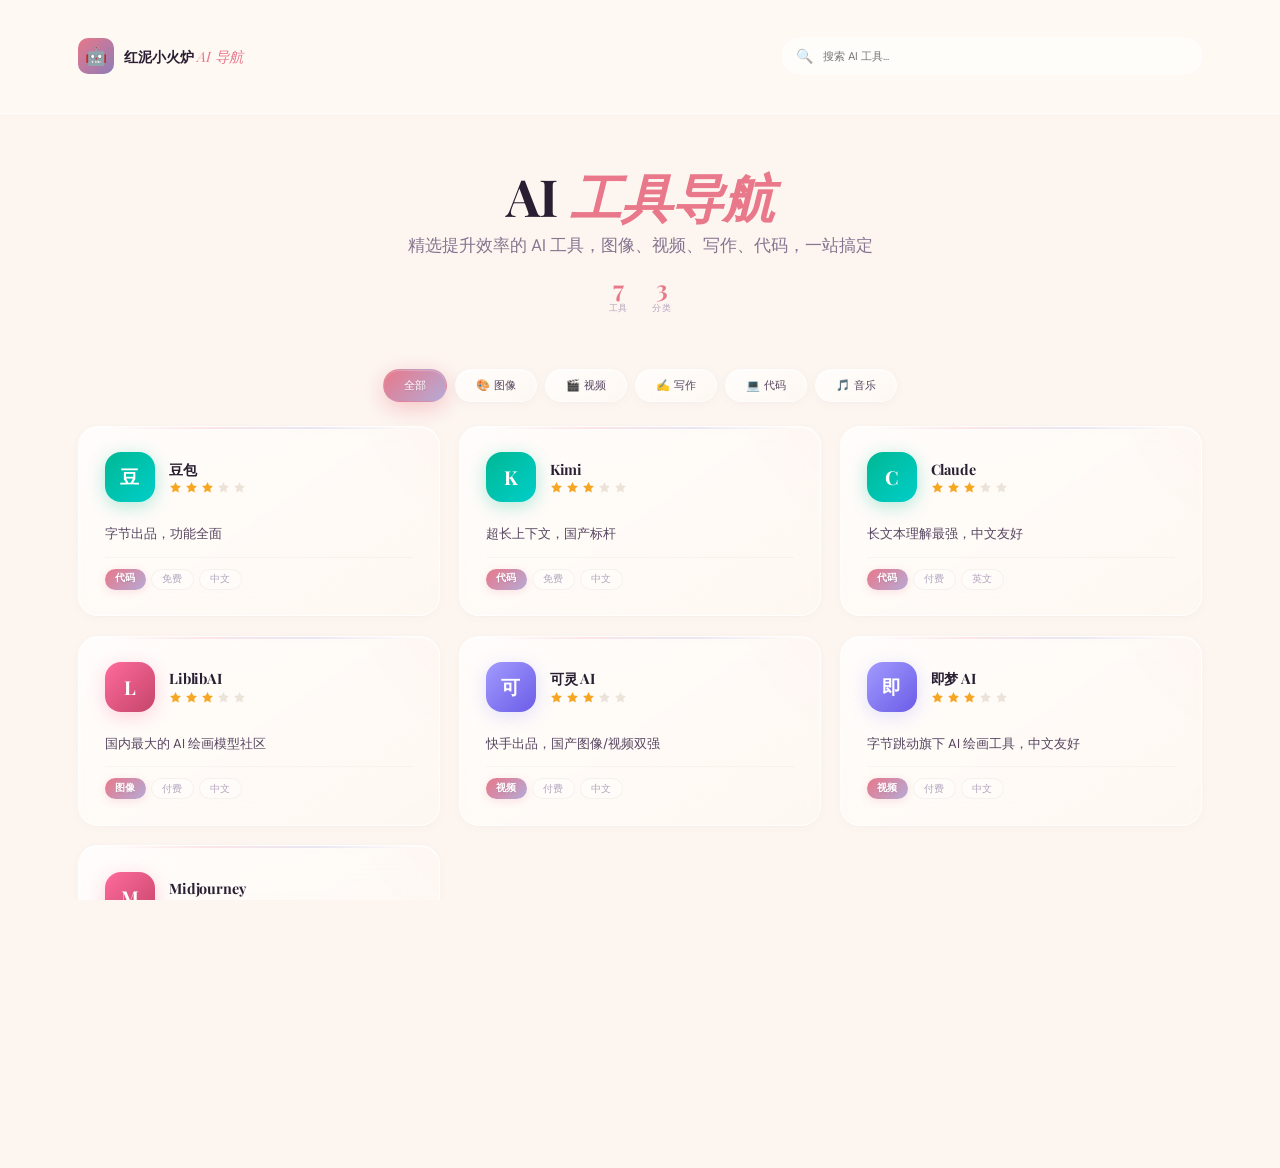
<file: ai-tools.html>
<!DOCTYPE html>
<html lang="zh-CN">
<head>
    <meta charset="UTF-8">
    <meta name="viewport" content="width=device-width, initial-scale=1.0">
    <title>AI 工具导航 — 红泥小火炉</title>
    <link rel="preconnect" href="https://fonts.googleapis.com">
    <link rel="preconnect" href="https://fonts.gstatic.com" crossorigin>
    <link href="https://fonts.googleapis.com/css2?family=Playfair+Display:ital,wght@0,400;0,700;1,400&family=DM+Sans:wght@300;400;500;600;700&family=JetBrains+Mono:wght@400;500&display=swap" rel="stylesheet">
    <link rel="stylesheet" href="css/variables.css">
    <link rel="stylesheet" href="css/style.css">
    <style>
        :root { --nav-pad: clamp(1.2rem, 3vw, 2.5rem); }

        .nav-page { min-height: 100vh; background: var(--cream); }

        /* Header */
        .nav-header {
            position: sticky; top: 0; z-index: 100;
            background: rgba(255,250,245,.85);
            backdrop-filter: blur(16px) saturate(1.2);
            -webkit-backdrop-filter: blur(16px) saturate(1.2);
            border-bottom: 1px solid var(--glass-border);
        }
        .nav-header-inner {
            max-width: 1200px; margin: 0 auto;
            padding: var(--nav-pad);
            display: flex; align-items: center; justify-content: space-between; gap: 1rem;
            flex-wrap: wrap;
        }
        .nav-brand {
            display: flex; align-items: center; gap: 10px;
            text-decoration: none; color: var(--ink);
        }
        .nav-brand-icon {
            width: 36px; height: 36px; border-radius: 10px;
            background: linear-gradient(135deg, var(--blush), var(--wisteria));
            display: flex; align-items: center; justify-content: center;
            font-size: 18px;
        }
        .nav-brand-text {
            font-family: var(--ff-display); font-size: var(--fs-body); font-weight: 700;
        }
        .nav-brand-text span { color: var(--blush); font-style: italic; font-weight: 400; }

        /* Search */
        .nav-search-wrap {
            position: relative; flex: 1; max-width: 420px;
        }
        .nav-search {
            width: 100%; padding: 10px 16px 10px 40px;
            border-radius: 100px; border: 1px solid var(--glass-border);
            background: rgba(255,255,255,.6);
            font-family: var(--ff-body); font-size: var(--fs-sm);
            color: var(--ink); outline: none;
            transition: all .3s var(--ease-spring);
        }
        .nav-search:focus {
            background: white; border-color: var(--blush-soft);
            box-shadow: 0 4px 14px rgba(232,120,138,.1);
        }
        .nav-search-wrap::before {
            content: '🔍'; position: absolute; left: 14px; top: 50%; transform: translateY(-50%);
            font-size: 14px; opacity: .5; pointer-events: none;
        }

        /* Hero */
        .nav-hero {
            text-align: center; padding: clamp(2.5rem, 6vh, 4rem) var(--nav-pad);
        }
        .nav-hero h1 {
            font-family: var(--ff-display); font-size: clamp(2rem, 5vw, 3.2rem);
            color: var(--ink); line-height: 1.1;
        }
        .nav-hero h1 em { color: var(--blush); font-style: italic; }
        .nav-hero p {
            color: var(--ink-light); font-size: var(--fs-sub);
            margin-top: .6rem; max-width: 480px; margin-inline: auto;
        }
        .nav-hero-stats {
            display: flex; gap: 1.5rem; justify-content: center;
            margin-top: 1.2rem;
        }
        .nav-stat {
            display: flex; flex-direction: column; align-items: center; gap: 2px;
        }
        .nav-stat-num {
            font-family: var(--ff-display); font-size: var(--fs-h3);
            font-weight: 700; color: var(--blush); line-height: 1;
        }
        .nav-stat-label {
            font-size: var(--fs-xs); color: var(--ink-faint); letter-spacing: .08em;
        }

        /* Category Filter */
        .nav-filter {
            display: flex; gap: 8px; flex-wrap: wrap; justify-content: center;
            padding: 0 var(--nav-pad) 1.5rem;
            max-width: 800px; margin: 0 auto;
        }
        .nav-filter-btn {
            padding: 8px 20px; border-radius: 100px;
            border: 1px solid rgba(255,255,255,.5);
            background: linear-gradient(145deg, rgba(255,255,255,.75), rgba(255,250,245,.45));
            font-family: var(--ff-body); font-size: var(--fs-sm);
            color: var(--ink-mid); cursor: pointer;
            transition: all .35s var(--ease-spring);
            backdrop-filter: blur(12px) saturate(1.1);
            box-shadow: 0 2px 10px rgba(80,50,110,.05), inset 0 1px 1px rgba(255,255,255,.7);
            position: relative; overflow: hidden;
            letter-spacing: .02em;
        }
        .nav-filter-btn:hover {
            transform: translateY(-2px) scale(1.02);
            box-shadow: 0 8px 24px rgba(80,50,110,.1), inset 0 1px 1px rgba(255,255,255,.9);
            border-color: var(--blush-soft);
            color: var(--ink);
        }
        .nav-filter-btn.active {
            background: linear-gradient(135deg, var(--blush), var(--wisteria-mid));
            color: white; border-color: transparent;
            box-shadow: 0 6px 22px rgba(232,120,138,.4), inset 0 1px 1px rgba(255,255,255,.25);
            text-shadow: 0 1px 2px rgba(0,0,0,.1);
        }
        .nav-filter-btn.active:hover {
            transform: translateY(-2px) scale(1.02);
            box-shadow: 0 8px 28px rgba(232,120,138,.5), inset 0 1px 1px rgba(255,255,255,.3);
        }

        /* Grid */
        .nav-grid {
            display: grid;
            grid-template-columns: repeat(auto-fill, minmax(300px, 1fr));
            gap: clamp(.8rem, 1.5vw, 1.2rem);
            max-width: 1200px; margin: 0 auto;
            padding: 0 var(--nav-pad) clamp(3rem, 6vh, 5rem);
        }

        /* Card */
        .nav-card {
            background: linear-gradient(145deg, rgba(255,255,255,.72), rgba(255,250,245,.48));
            border: 1px solid rgba(255,255,255,.65);
            border-radius: 20px;
            padding: clamp(1.2rem, 2.2vw, 1.6rem);
            text-decoration: none; color: inherit;
            transition: all .45s var(--ease-spring);
            backdrop-filter: blur(16px) saturate(1.15);
            -webkit-backdrop-filter: blur(16px) saturate(1.15);
            display: flex; flex-direction: column;
            position: relative; overflow: hidden;
            box-shadow: 0 2px 10px rgba(80,50,110,.03), 0 1px 2px rgba(80,50,110,.02), inset 0 1px 0 rgba(255,255,255,.85);
        }
        /* 顶部渐变装饰线 */
        .nav-card::before {
            content: ''; position: absolute; top: 0; left: 24px; right: 24px; height: 2px;
            background: linear-gradient(90deg, transparent, var(--blush-soft), var(--wisteria-soft), transparent);
            opacity: .5; transition: all .45s var(--ease-spring);
        }
        /* 背景光晕 */
        .nav-card::after {
            content: ''; position: absolute; top: -60%; right: -60%; width: 120%; height: 120%;
            background: radial-gradient(circle at 70% 20%, rgba(232,120,138,.05) 0%, transparent 55%);
            pointer-events: none; transition: all .45s;
        }
        .nav-card:hover {
            transform: translateY(-7px) scale(1.008);
            box-shadow: 0 24px 60px rgba(80,50,110,.1), 0 8px 24px rgba(80,50,110,.05), inset 0 1px 0 rgba(255,255,255,.95);
            border-color: rgba(232,120,138,.18);
        }
        .nav-card:hover::before {
            left: 12px; right: 12px; opacity: .9;
            background: linear-gradient(90deg, transparent, var(--blush-mid), var(--wisteria-mid), transparent);
            height: 2.5px;
        }
        .nav-card:hover::after {
            top: -40%; right: -40%;
            background: radial-gradient(circle at 70% 20%, rgba(232,120,138,.08) 0%, transparent 50%);
        }

        .nav-card-head {
            display: flex; align-items: center; gap: 14px;
            margin-bottom: .8rem;
            position: relative; z-index: 1;
        }
        .nav-card-logo {
            width: 50px; height: 50px; border-radius: 16px;
            display: flex; align-items: center; justify-content: center;
            font-family: var(--ff-display); font-size: 1.2rem; font-weight: 700;
            color: white; flex-shrink: 0;
            position: relative; overflow: hidden;
            background: linear-gradient(145deg, #fff 0%, #f8f4f0 100%);
            box-shadow: 0 4px 16px rgba(0,0,0,.07), 0 1px 3px rgba(0,0,0,.04), inset 0 1px 0 rgba(255,255,255,1);
            border: 1px solid rgba(230,220,210,.4);
        }
        .nav-card-logo::before {
            content: ''; position: absolute; inset: 3px; border-radius: 12px;
            background: linear-gradient(145deg, rgba(255,255,255,.9), rgba(255,250,245,.6));
            z-index: 0;
        }
        .nav-card-logo img {
            width: 60%; height: 60%;
            object-fit: contain;
            position: relative; z-index: 1;
            filter: drop-shadow(0 1px 2px rgba(0,0,0,.06));
        }
        .nav-card-logo.fallback { 
            background: linear-gradient(135deg, var(--blush), var(--wisteria-mid));
            border: none;
            box-shadow: 0 4px 18px rgba(232,120,138,.28), 0 1px 3px rgba(0,0,0,.08);
        }
        .nav-card-logo.fallback::before { display: none; }
        .nav-card-logo.fallback.cat-img  { background: linear-gradient(135deg, #FF6B9D, #C44569); box-shadow: 0 4px 18px rgba(255,107,157,.3); }
        .nav-card-logo.fallback.cat-vid  { background: linear-gradient(135deg, #A29BFE, #6C5CE7); box-shadow: 0 4px 18px rgba(162,155,254,.3); }
        .nav-card-logo.fallback.cat-wri  { background: linear-gradient(135deg, #74B9FF, #0984E3); box-shadow: 0 4px 18px rgba(116,185,255,.3); }
        .nav-card-logo.fallback.cat-cod  { background: linear-gradient(135deg, #00B894, #00CEC9); box-shadow: 0 4px 18px rgba(0,184,148,.3); }
        .nav-card-logo.fallback.cat-mus  { background: linear-gradient(135deg, #FDCB6E, #E17055); box-shadow: 0 4px 18px rgba(253,203,110,.3); }
        .nav-card-logo.fallback.cat-def  { background: linear-gradient(135deg, var(--blush), var(--wisteria-mid)); }

        .nav-card-meta {
            flex: 1; min-width: 0;
            display: flex; flex-direction: column; gap: 3px;
        }
        .nav-card-name {
            font-family: var(--ff-display); font-size: var(--fs-body);
            font-weight: 700; color: var(--ink); line-height: 1.25;
            letter-spacing: -.01em;
        }
        .nav-card-rating {
            display: flex; align-items: center; gap: 3px;
            font-size: var(--fs-xs);
        }
        .nav-card-rating svg {
            width: 13px; height: 13px;
        }
        .nav-card-rating .star-filled { fill: #F5A623; }
        .nav-card-rating .star-empty  { fill: rgba(200,180,160,.35); }
        .nav-card-desc {
            font-size: 13px; color: var(--ink-mid); line-height: 1.7;
            margin: .5rem 0 .7rem;
            flex: 1;
            position: relative; z-index: 1;
        }
        .nav-card-footer {
            display: flex; align-items: center; justify-content: space-between; gap: 8px;
            flex-wrap: wrap;
            padding-top: .7rem;
            border-top: 1px solid rgba(210,190,170,.12);
            position: relative; z-index: 1;
        }
        .nav-card-tags {
            display: flex; gap: 5px; flex-wrap: wrap;
        }
        .nav-card-tag {
            font-size: 10px; 
            padding: 2.5px 10px; 
            border-radius: 100px;
            color: var(--ink-faint);
            border: 1px solid rgba(180,160,150,.12);
            background: rgba(255,255,255,.3);
            letter-spacing: .05em;
            font-weight: 500;
            transition: all .25s var(--ease-spring);
        }
        .nav-card:hover .nav-card-tag {
            border-color: rgba(180,160,150,.22);
            color: var(--ink-light);
            background: rgba(255,255,255,.6);
        }
        .nav-card-tag.cat {
            background: linear-gradient(135deg, var(--blush), var(--wisteria-mid));
            color: white;
            border: none;
            font-weight: 600;
            text-shadow: 0 1px 2px rgba(0,0,0,.1);
            box-shadow: 0 2px 8px rgba(232,120,138,.2);
        }
        .nav-card:hover .nav-card-tag.cat {
            box-shadow: 0 4px 12px rgba(232,120,138,.3);
            transform: translateY(-1px);
        }
        .nav-card-link {
            font-size: 12px; color: var(--blush); font-weight: 600;
            display: flex; align-items: center; gap: 4px;
            opacity: 0; transform: translateX(-8px);
            transition: all .35s var(--ease-spring);
            letter-spacing: .02em;
        }
        .nav-card:hover .nav-card-link { opacity: 1; transform: translateX(0); }

        .nav-empty {
            text-align: center; padding: 4rem; color: var(--ink-light);
            grid-column: 1 / -1;
        }

        /* Footer */
        .nav-footer {
            text-align: center; padding: 2rem var(--nav-pad);
            border-top: 1px solid var(--glass-border);
            color: var(--ink-faint); font-size: var(--fs-xs);
        }

        @media (max-width: 600px) {
            .nav-grid { grid-template-columns: 1fr; }
            .nav-header-inner { flex-direction: column; align-items: stretch; }
            .nav-search-wrap { max-width: none; }
        }
    </style>
</head>
<body>
    <div class="nav-page">
        <!-- Header -->
        <header class="nav-header">
            <div class="nav-header-inner">
                <a class="nav-brand" href="index.html">
                    <div class="nav-brand-icon">🤖</div>
                    <div class="nav-brand-text">红泥小火炉 <span>AI 导航</span></div>
                </a>
                <div class="nav-search-wrap">
                    <input class="nav-search" type="text" id="searchInput" placeholder="搜索 AI 工具...">
                </div>
            </div>
        </header>

        <!-- Hero -->
        <section class="nav-hero">
            <h1>AI <em>工具导航</em></h1>
            <p>精选提升效率的 AI 工具，图像、视频、写作、代码，一站搞定</p>
            <div class="nav-hero-stats">
                <div class="nav-stat"><span class="nav-stat-num" id="statTotal">0</span><span class="nav-stat-label">工具</span></div>
                <div class="nav-stat"><span class="nav-stat-num" id="statCat">0</span><span class="nav-stat-label">分类</span></div>
            </div>
        </section>

        <!-- Filter -->
        <div class="nav-filter" id="categoryFilter">
            <button class="nav-filter-btn active" data-cat="all">全部</button>
            <button class="nav-filter-btn" data-cat="图像">🎨 图像</button>
            <button class="nav-filter-btn" data-cat="视频">🎬 视频</button>
            <button class="nav-filter-btn" data-cat="写作">✍️ 写作</button>
            <button class="nav-filter-btn" data-cat="代码">💻 代码</button>
            <button class="nav-filter-btn" data-cat="音乐">🎵 音乐</button>
        </div>

        <!-- Grid -->
        <div class="nav-grid" id="toolsGrid">
            <div class="nav-empty">加载中...</div>
        </div>

        <!-- Footer -->
        <footer class="nav-footer">
            © 红泥小火炉 · 由 Notion 驱动 · 持续更新
        </footer>
    </div>

    <script>
const AI_TOOLS = [{"id": "3509d0de-ba05-80a5-b10a-db7ddf8acc0f", "name": "豆包", "url": "https://doubao.com", "category": "代码", "description": "字节出品，功能全面", "tags": ["免费", "中文"], "rating": "⭐⭐⭐", "logo": "https://www.google.com/s2/favicons?domain=doubao.com&sz=128"}, {"id": "3509d0de-ba05-8003-ae17-c92c04792dbc", "name": "Kimi", "url": "https://kimi.moonshot.cn", "category": "代码", "description": "超长上下文，国产标杆", "tags": ["免费", "中文"], "rating": "⭐⭐⭐", "logo": "https://www.google.com/s2/favicons?domain=kimi.moonshot.cn&sz=128"}, {"id": "3509d0de-ba05-80a9-8ff4-ed293a8f11ce", "name": "Claude", "url": "https://claude.ai", "category": "代码", "description": "长文本理解最强，中文友好", "tags": ["付费", "英文"], "rating": "⭐⭐⭐", "logo": "https://www.google.com/s2/favicons?domain=claude.ai&sz=128"}, {"id": "3509d0de-ba05-8028-b9e9-c7bf18a70990", "name": "LiblibAI", "url": "https://liblib.art", "category": "图像", "description": "国内最大的 AI 绘画模型社区", "tags": ["付费", "中文"], "rating": "⭐⭐⭐", "logo": "https://www.google.com/s2/favicons?domain=liblib.art&sz=128"}, {"id": "3509d0de-ba05-8083-8b51-e0bb91176e45", "name": "可灵 AI", "url": "https://klingai.com", "category": "视频", "description": "快手出品，国产图像/视频双强", "tags": ["付费", "中文"], "rating": "⭐⭐⭐", "logo": "https://www.google.com/s2/favicons?domain=klingai.com&sz=128"}, {"id": "34f9d0de-ba05-8053-a0d3-e070d2a9a341", "name": "即梦 AI", "url": "https://jimeng.jianying.com", "category": "视频", "description": "字节跳动旗下 AI 绘画工具，中文友好", "tags": ["付费", "中文"], "rating": "⭐⭐⭐", "logo": "https://www.google.com/s2/favicons?domain=jimeng.jianying.com&sz=128"}, {"id": "34f9d0de-ba05-800b-96b9-f97c2640fc76", "name": "Midjourney", "url": "https://www.midjourney.com", "category": "图像", "description": "AI 图像生成，文字描述生成高质量艺术图片", "tags": ["付费", "英文"], "rating": "⭐⭐⭐", "logo": "https://www.google.com/s2/favicons?domain=www.midjourney.com&sz=128"}];

        function escapeHtml(str) {
            if (!str) return '';
            return str.replace(/[&<>"']/g, m => ({'&':'&amp;','<':'&lt;','>':'&gt;','"':'&quot;','\'':'&#39;'}[m]));
        }

        const CAT_LOGO_CLASS = {'图像':'img','视频':'vid','写作':'wri','代码':'cod','音乐':'mus'};

        const STAR_SVG = '<svg viewBox="0 0 24 24"><path d="M12 2l3.09 6.26L22 9.27l-5 4.87 1.18 6.88L12 17.77l-6.18 3.25L7 14.14 2 9.27l6.91-1.01L12 2z"/></svg>';
        function renderStars(ratingStr) {
            const count = (ratingStr.match(/⭐/g) || []).length;
            let html = '';
            for (let i = 0; i < 5; i++) {
                html += `<svg class="${i < count ? 'star-filled' : 'star-empty'}" viewBox="0 0 24 24"><path d="M12 2l3.09 6.26L22 9.27l-5 4.87 1.18 6.88L12 17.77l-6.18 3.25L7 14.14 2 9.27l6.91-1.01L12 2z"/></svg>`;
            }
            return html;
        }

        function renderTools(tools) {
            const grid = document.getElementById('toolsGrid');
            if (!tools.length) {
                grid.innerHTML = '<div class="nav-empty">没有找到匹配的工具</div>';
                return;
            }
            grid.innerHTML = tools.map(tool => {
                const logoClass = 'cat-' + (CAT_LOGO_CLASS[tool.category] || 'def');
                const logoChar = escapeHtml(tool.name).charAt(0);
                const logoHtml = tool.logo
                    ? `<img src="${tool.logo}" alt="${escapeHtml(tool.name)}" loading="lazy" onerror="this.parentElement.classList.add('fallback','${logoClass}');this.parentElement.textContent='${logoChar}';this.remove()">`
                    : logoChar;
                const fallbackClass = tool.logo ? '' : `fallback ${logoClass}`;
                return `<a class="nav-card" href="${tool.url}" target="_blank" rel="noopener">
                    <div class="nav-card-head">
                        <div class="nav-card-logo ${fallbackClass}">${logoHtml}</div>
                        <div class="nav-card-meta">
                            <span class="nav-card-name">${escapeHtml(tool.name)}</span>
                            <span class="nav-card-rating">${renderStars(tool.rating)}</span>
                        </div>
                    </div>
                    <div class="nav-card-desc">${escapeHtml(tool.description)}</div>
                    <div class="nav-card-footer">
                        <div class="nav-card-tags">
                            <span class="nav-card-tag cat">${escapeHtml(tool.category)}</span>
                            ${tool.tags.map(t => `<span class="nav-card-tag">${escapeHtml(t)}</span>`).join('')}
                        </div>
                        <span class="nav-card-link">访问 →</span>
                    </div>
                </a>`;
            }).join('');
        }

        // 初始化
        const allCategories = new Set(AI_TOOLS.map(t => t.category.split(' ')[0]));
        document.getElementById('statTotal').textContent = AI_TOOLS.length;
        document.getElementById('statCat').textContent = allCategories.size;
        renderTools(AI_TOOLS);

        // 分类筛选
        let currentCat = 'all';
        document.getElementById('categoryFilter').addEventListener('click', e => {
            if (!e.target.classList.contains('nav-filter-btn')) return;
            document.querySelectorAll('.nav-filter-btn').forEach(b => b.classList.remove('active'));
            e.target.classList.add('active');
            currentCat = e.target.dataset.cat;
            filterTools();
        });

        // 搜索
        const searchInput = document.getElementById('searchInput');
        searchInput.addEventListener('input', filterTools);

        function filterTools() {
            const keyword = searchInput.value.trim().toLowerCase();
            const filtered = AI_TOOLS.filter(tool => {
                const matchCat = currentCat === 'all' || tool.category.includes(currentCat);
                const matchSearch = !keyword ||
                    tool.name.toLowerCase().includes(keyword) ||
                    tool.description.toLowerCase().includes(keyword) ||
                    tool.tags.some(t => t.toLowerCase().includes(keyword));
                return matchCat && matchSearch;
            });
            renderTools(filtered);
        }
    </script>
</body>
</html>
</file>
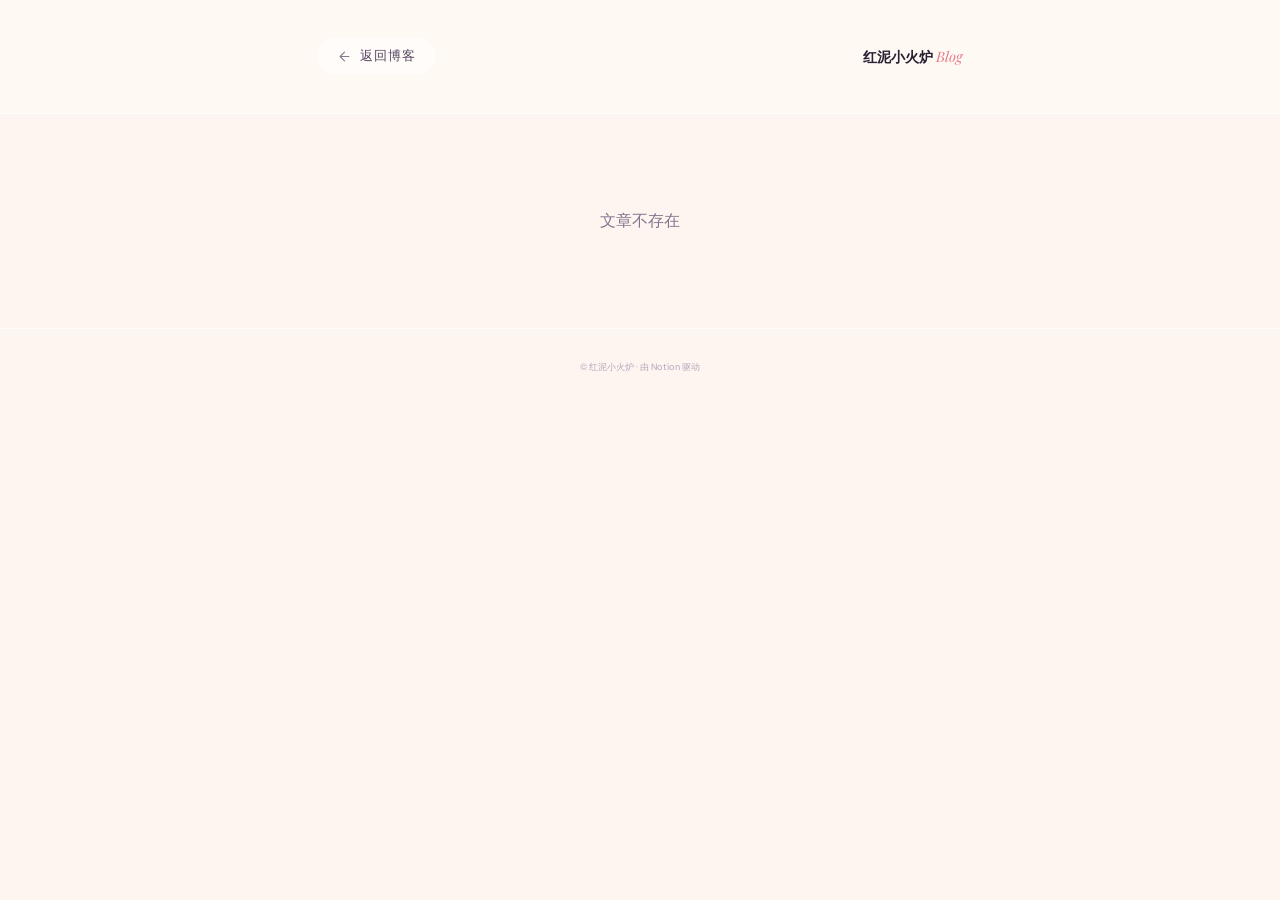
<file: blog-post.html>
<!DOCTYPE html>
<html lang="zh-CN">
<head>
    <meta charset="UTF-8">
    <meta name="viewport" content="width=device-width, initial-scale=1.0">
    <title>文章 — 红泥小火炉</title>
    <link rel="preconnect" href="https://fonts.googleapis.com">
    <link rel="preconnect" href="https://fonts.gstatic.com" crossorigin>
    <link href="https://fonts.googleapis.com/css2?family=Playfair+Display:ital,wght@0,400;0,700;1,400&family=DM+Sans:wght@300;400;500;600;700&display=swap" rel="stylesheet">
    <link rel="stylesheet" href="css/variables.css">
    <link rel="stylesheet" href="css/style.css">
    <style>
        :root { --nav-pad: clamp(1.2rem, 3vw, 2.5rem); }
        .post-page { min-height: 100vh; background: var(--cream); }
        .post-header {
            position: sticky; top: 0; z-index: 100;
            background: rgba(255,250,245,.85);
            backdrop-filter: blur(16px) saturate(1.2);
            border-bottom: 1px solid var(--glass-border);
        }
        .post-header-inner {
            max-width: 720px; margin: 0 auto;
            padding: var(--nav-pad);
            display: flex; align-items: center; justify-content: space-between;
        }
        .post-back {
            display: inline-flex; align-items: center; gap: 8px;
            padding: 8px 18px; border-radius: 100px;
            background: rgba(255,255,255,.45);
            border: 1px solid var(--glass-border);
            backdrop-filter: blur(10px);
            -webkit-backdrop-filter: blur(10px);
            text-decoration: none; color: var(--ink-mid);
            font-size: 13px; font-weight: 500;
            letter-spacing: .06em;
            transition: all .35s cubic-bezier(.22,1,.36,1);
        }
        .post-back svg {
            width: 15px; height: 15px;
            stroke: currentColor; stroke-width: 1.8;
            fill: none; stroke-linecap: round; stroke-linejoin: round;
            transition: transform .35s cubic-bezier(.22,1,.36,1);
            opacity: .7;
        }
        .post-back:hover {
            background: var(--blush-wash);
            border-color: var(--blush-soft);
            color: var(--blush);
            box-shadow: 0 4px 14px rgba(232,120,138,.12);
            transform: translateY(-1px);
        }
        .post-back:hover svg {
            transform: translateX(-3px);
            opacity: 1;
        }
        .post-brand {
            font-family: var(--ff-display); font-size: var(--fs-body); font-weight: 700;
            color: var(--ink); text-decoration: none;
        }
        .post-brand span { color: var(--blush); font-style: italic; font-weight: 400; }
        .post-hero {
            text-align: center; padding: clamp(2rem, 5vh, 3.5rem) var(--nav-pad);
            position: relative;
        }
        .post-hero::before {
            content: ''; position: absolute; top: 0; left: 50%; transform: translateX(-50%);
            width: 60px; height: 3px;
            background: linear-gradient(90deg, var(--blush), var(--wisteria-mid));
            border-radius: 2px;
        }
        .post-category {
            display: inline-block;
            font-size: var(--fs-xs); color: var(--blush); font-weight: 600;
            letter-spacing: .1em; text-transform: uppercase;
            padding: 4px 14px; border-radius: 100px;
            background: linear-gradient(135deg, var(--blush-wash), rgba(168,130,210,.08));
            border: 1px solid var(--blush-soft);
            margin-bottom: 1rem;
        }
        .post-title {
            font-family: var(--ff-display);
            font-size: clamp(1.8rem, 4vw, 2.8rem);
            font-weight: 700; color: var(--ink); line-height: 1.2;
            max-width: 640px; margin: 0 auto .8rem;
        }
        .post-meta {
            font-size: var(--fs-sm); color: var(--ink-faint);
            display: flex; gap: 1rem; justify-content: center; align-items: center;
        }
        .post-meta-sep { width: 4px; height: 4px; border-radius: 50%; background: var(--ink-whisper); }
        .post-content-wrap {
            max-width: 680px; margin: 0 auto;
            padding: 0 var(--nav-pad) clamp(3rem, 6vh, 5rem);
        }
        .post-content {
            background: var(--glass);
            border: 1px solid var(--glass-border);
            border-radius: 20px;
            padding: clamp(1.5rem, 3vw, 2.5rem);
            backdrop-filter: blur(12px);
            font-size: var(--fs-body); color: var(--ink-mid); line-height: 1.8;
        }
        .post-content p { margin-bottom: 1.2rem; }
        .post-notion-tip {
            margin-top: 2rem; padding: 1.2rem;
            background: linear-gradient(135deg, rgba(232,120,138,.06), rgba(168,130,210,.06));
            border: 1px solid var(--blush-soft);
            border-radius: 14px; text-align: center;
        }
        .post-notion-tip p { font-size: var(--fs-sm); color: var(--ink-light); margin: 0 0 .6rem; }
        .post-notion-tip a {
            display: inline-flex; align-items: center; gap: 6px;
            padding: 8px 20px; border-radius: 100px;
            background: linear-gradient(135deg, var(--blush), var(--wisteria-mid));
            color: white; text-decoration: none; font-size: var(--fs-sm); font-weight: 600;
            box-shadow: 0 4px 14px rgba(232,120,138,.3);
            transition: transform .2s;
        }
        .post-notion-tip a:hover { transform: translateY(-2px); }
        .post-footer {
            text-align: center; padding: 2rem var(--nav-pad);
            border-top: 1px solid var(--glass-border);
            color: var(--ink-faint); font-size: var(--fs-xs);
        }
        .post-empty { text-align: center; padding: 6rem var(--nav-pad); color: var(--ink-light); }
    </style>
</head>
<body>
    <div class="post-page">
        <header class="post-header">
            <div class="post-header-inner">
                <a class="post-back" href="blogs.html"><svg viewBox="0 0 24 24"><path d="M19 12H5M12 19l-7-7 7-7"/></svg>返回博客</a>
                <a class="post-brand" href="index.html">红泥小火炉 <span> Blog</span></a>
            </div>
        </header>
        <article id="postArticle">
            <div class="post-empty">加载中...</div>
        </article>
        <footer class="post-footer">
            © 红泥小火炉 · 由 Notion 驱动
        </footer>
    </div>
    <script>
    (function() {
        // 内联博客数据（同步自 Notion）
        const BLOG_POSTS = [{"id": "34f9d0de-ba05-8078-95a1-ca1accbca848", "title": "如何用设计讲好品牌故事", "date": "2026-04-27", "category": "设计思考", "excerpt": "从视觉语言到情感共鸣，探索品牌设计的核心方法论…", "url": "https://www.notion.so/34f9d0deba05807895a1ca1accbca848"}];

        const params = new URLSearchParams(window.location.search);
        const postId = params.get('id');
        const article = document.getElementById('postArticle');

        if (!postId) { article.innerHTML = '<div class="post-empty">文章不存在</div>'; return; }

        const post = BLOG_POSTS.find(p => p.id === postId);
        if (!post) { article.innerHTML = '<div class="post-empty">文章未找到</div>'; return; }

        document.title = post.title + ' — 红泥小火炉';
        article.innerHTML = '<div class="post-hero"><div class="post-category">' + escapeHtml(post.category) + '</div><h1 class="post-title">' + escapeHtml(post.title) + '</h1><div class="post-meta"><span>' + (post.date ? post.date.replace(/-/g, '.') : '') + '</span><span class="post-meta-sep"></span><span>红泥小火炉</span></div></div><div class="post-content-wrap"><div class="post-content"><p>' + escapeHtml(post.excerpt) + '</p><p>（正文内容正在从 Notion 迁移中...）</p></div><div class="post-notion-tip"><p>完整内容已在 Notion 上发布</p><a href="' + post.url + '" target="_blank" rel="noopener">在 Notion 中阅读全文 →</a></div></div>';

        function escapeHtml(str) {
            if (!str) return '';
            return str.replace(/[&<>"']/g, m => ({'&':'&amp;','<':'&lt;','>':'&gt;','"':'&quot;','\'':'&#39;'}[m]));
        }
    })();
    </script>
</body>
</html>
</file>
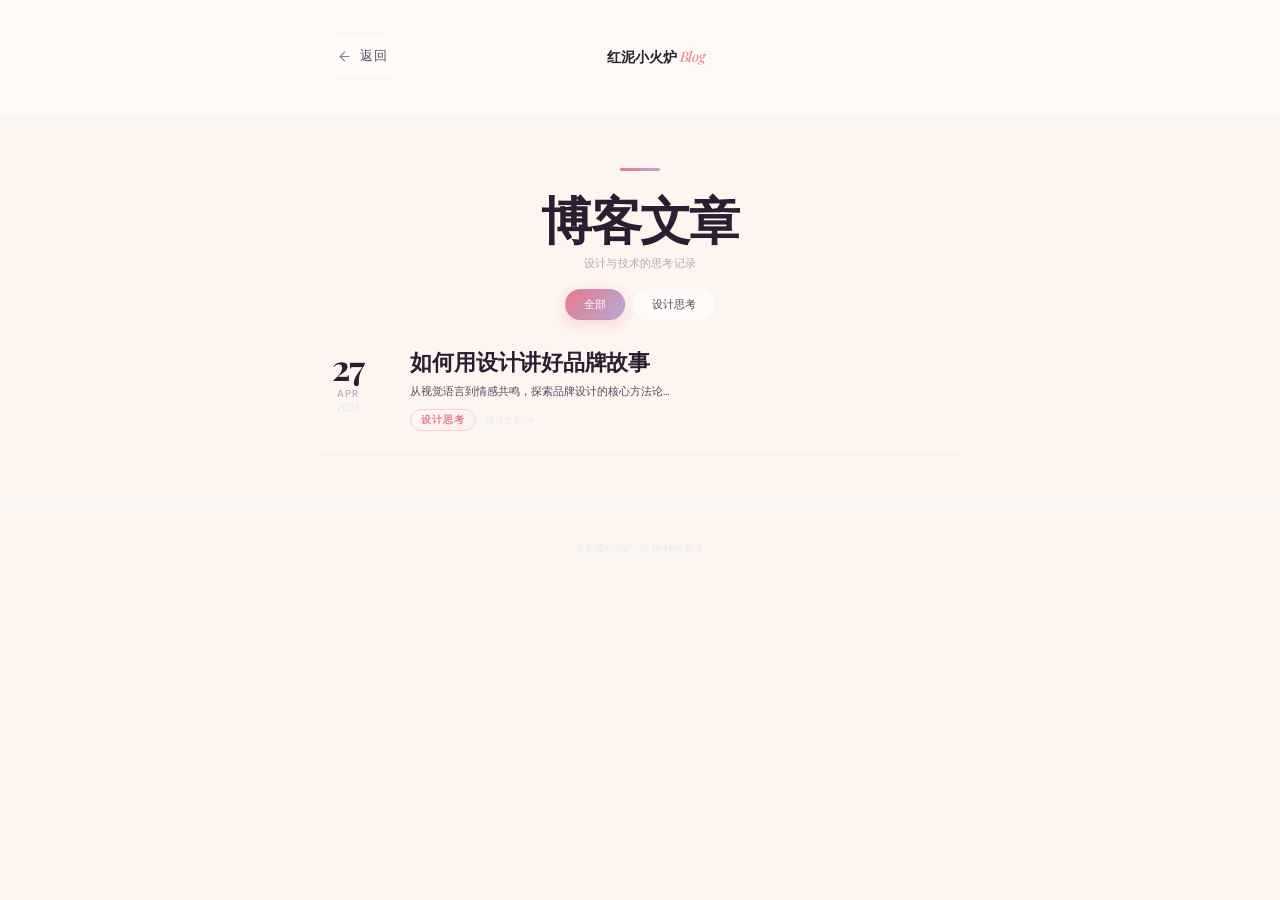
<file: blogs.html>
<!DOCTYPE html>
<html lang="zh-CN">
<head>
    <meta charset="UTF-8">
    <meta name="viewport" content="width=device-width, initial-scale=1.0">
    <title>博客 — 红泥小火炉</title>
    <link rel="preconnect" href="https://fonts.googleapis.com">
    <link rel="preconnect" href="https://fonts.gstatic.com" crossorigin>
    <link href="https://fonts.googleapis.com/css2?family=Playfair+Display:ital,wght@0,400;0,600;0,700;1,400&family=DM+Sans:wght@300;400;500;600;700&display=swap" rel="stylesheet">
    <link rel="stylesheet" href="css/variables.css">
    <style>
        :root { --nav-pad: clamp(1.2rem, 3vw, 2.5rem); }
        * { margin: 0; padding: 0; box-sizing: border-box; }
        body {
            font-family: var(--ff-body);
            color: var(--ink);
            background: var(--cream);
            min-height: 100vh;
            -webkit-font-smoothing: antialiased;
        }

        /* ========== Header ========== */
        .b-header {
            position: sticky; top: 0; z-index: 100;
            background: rgba(255,250,245,.9);
            backdrop-filter: blur(20px) saturate(1.2);
            border-bottom: 1px solid var(--glass-border);
        }
        .b-header-inner {
            max-width: 720px; margin: 0 auto;
            padding: var(--nav-pad);
            display: flex; align-items: center; justify-content: space-between;
        }
        .b-back {
            display: inline-flex; align-items: center; gap: 8px;
            padding: 8px 18px; border-radius: 100px;
            background: rgba(255,255,255,.45);
            border: 1px solid var(--glass-border);
            backdrop-filter: blur(10px);
            -webkit-backdrop-filter: blur(10px);
            text-decoration: none; color: var(--ink-mid);
            font-size: 13px; font-weight: 500;
            letter-spacing: .06em;
            transition: all .35s cubic-bezier(.22,1,.36,1);
        }
        .b-back svg {
            width: 15px; height: 15px;
            stroke: currentColor; stroke-width: 1.8;
            fill: none; stroke-linecap: round; stroke-linejoin: round;
            transition: transform .35s cubic-bezier(.22,1,.36,1);
            opacity: .7;
        }
        .b-back:hover {
            background: var(--blush-wash);
            border-color: var(--blush-soft);
            color: var(--blush);
            box-shadow: 0 4px 14px rgba(232,120,138,.12);
            transform: translateY(-1px);
        }
        .b-back:hover svg {
            transform: translateX(-3px);
            opacity: 1;
        }
        .b-brand {
            font-family: var(--ff-display);
            font-size: var(--fs-body); font-weight: 700;
            color: var(--ink); text-decoration: none;
            letter-spacing: -.01em;
        }
        .b-brand span { color: var(--blush); font-style: italic; font-weight: 400; }

        /* ========== Hero Title ========== */
        .b-hero {
            max-width: 720px; margin: 0 auto;
            padding: clamp(2.5rem, 6vh, 4rem) var(--nav-pad) clamp(1rem, 2vh, 1.5rem);
            text-align: center; position: relative;
        }
        .b-hero-deco {
            width: 40px; height: 3px;
            background: linear-gradient(90deg, var(--blush), var(--wisteria-mid));
            border-radius: 2px; margin: 0 auto 1.2rem;
        }
        .b-hero h1 {
            font-family: var(--ff-display);
            font-size: clamp(2rem, 5vw, 3.2rem);
            font-weight: 700; color: var(--ink);
            letter-spacing: -.03em; line-height: 1.1;
            margin-bottom: .6rem;
        }
        .b-hero p {
            font-size: var(--fs-sm); color: var(--ink-faint);
            font-weight: 400; letter-spacing: .02em;
        }

        /* ========== Filter Pills ========== */
        .b-filters {
            max-width: 720px; margin: 0 auto;
            padding: 0 var(--nav-pad) clamp(1.5rem, 3vh, 2rem);
            display: flex; flex-wrap: wrap; gap: 8px;
            justify-content: center;
        }
        .b-pill {
            padding: 7px 18px; border-radius: 100px;
            font-size: var(--fs-sm); font-weight: 500;
            background: rgba(255,255,255,.5);
            border: 1px solid var(--glass-border);
            color: var(--ink-mid); cursor: pointer;
            transition: all .3s cubic-bezier(.22,1,.36,1);
            backdrop-filter: blur(6px);
            letter-spacing: .01em;
        }
        .b-pill:hover {
            background: var(--blush-wash);
            border-color: var(--blush-soft);
            color: var(--blush);
            transform: translateY(-1px);
        }
        .b-pill.active {
            background: linear-gradient(135deg, var(--blush), var(--wisteria-mid));
            border-color: transparent;
            color: white;
            box-shadow: 0 4px 16px rgba(232,120,138,.28);
        }

        /* ========== Article List ========== */
        .b-list {
            max-width: 720px; margin: 0 auto;
            padding: 0 var(--nav-pad) clamp(3rem, 6vh, 5rem);
            display: flex; flex-direction: column; gap: 0;
        }

        .b-item {
            display: flex; align-items: flex-start;
            gap: clamp(1.2rem, 2.5vw, 2rem);
            padding: clamp(1.4rem, 2.5vh, 2rem) 0;
            text-decoration: none; color: inherit;
            border-bottom: 1px solid rgba(220,210,200,.2);
            transition: all .4s cubic-bezier(.22,1,.36,1);
            position: relative;
        }
        .b-item:first-child { padding-top: 0; }

        /* 左侧悬浮竖线装饰 */
        .b-item::before {
            content: ''; position: absolute;
            left: -12px; top: 20%; bottom: 20%; width: 2px;
            background: linear-gradient(180deg, var(--blush), var(--wisteria-mid));
            border-radius: 2px; opacity: 0;
            transform: scaleY(.6);
            transition: all .35s cubic-bezier(.22,1,.36,1);
        }
        .b-item:hover::before {
            opacity: 1; transform: scaleY(1); left: -16px;
        }

        .b-item:hover {
            padding-left: 8px;
        }
        .b-item:hover .b-item-title {
            color: var(--blush);
        }

        /* Date column */
        .b-item-date {
            display: flex; flex-direction: column; align-items: center;
            min-width: clamp(48px, 7vw, 60px); flex-shrink: 0;
            padding-top: 2px;
        }
        .b-item-day {
            font-family: var(--ff-display);
            font-size: clamp(1.6rem, 3vw, 2.2rem);
            font-weight: 700; color: var(--ink);
            line-height: 1; letter-spacing: -.03em;
        }
        .b-item-mon {
            font-size: 10px; color: var(--ink-faint);
            text-transform: uppercase; letter-spacing: .1em;
            font-weight: 500; margin-top: 3px;
        }
        .b-item-year {
            font-family: var(--ff-mono);
            font-size: 10px; color: var(--ink-whisper);
            margin-top: 2px;
        }

        /* Content column */
        .b-item-body {
            flex: 1; min-width: 0;
            display: flex; flex-direction: column; gap: 6px;
        }
        .b-item-title {
            font-family: var(--ff-display);
            font-size: clamp(1.05rem, 2vw, 1.35rem);
            font-weight: 600; color: var(--ink);
            line-height: 1.35; letter-spacing: -.01em;
            transition: color .3s;
        }
        .b-item-excerpt {
            font-size: var(--fs-sm); color: var(--ink-mid);
            line-height: 1.7;
            display: -webkit-box; -webkit-line-clamp: 2;
            -webkit-box-orient: vertical; overflow: hidden;
        }
        .b-item-meta {
            display: flex; align-items: center; gap: 10px;
            margin-top: 2px;
        }
        .b-item-cat {
            font-size: 10px; font-weight: 600;
            letter-spacing: .08em; text-transform: uppercase;
            color: var(--blush);
            padding: 3px 10px; border-radius: 100px;
            background: linear-gradient(135deg, var(--blush-wash), rgba(232,120,138,.04));
            border: 1px solid var(--blush-soft);
        }
        .b-item-read {
            font-size: var(--fs-xs); color: var(--ink-whisper);
            transition: color .3s, transform .3s;
            display: inline-flex; align-items: center; gap: 4px;
        }
        .b-item:hover .b-item-read {
            color: var(--blush);
        }
        .b-item-read::after {
            content: '→'; transition: transform .3s;
            display: inline-block;
        }
        .b-item:hover .b-item-read::after {
            transform: translateX(3px);
        }

        /* Empty state */
        .b-empty {
            text-align: center; padding: 5rem 2rem;
            color: var(--ink-faint);
        }
        .b-empty-icon {
            font-size: 3rem; opacity: .3; margin-bottom: 1rem;
        }

        /* Footer */
        .b-footer {
            text-align: center; padding: 2rem var(--nav-pad);
            border-top: 1px solid var(--glass-border);
            color: var(--ink-whisper);
            font-size: var(--fs-xs); letter-spacing: .04em;
        }

        /* Responsive */
        @media (max-width: 520px) {
            .b-item { gap: .8rem; }
            .b-item-day { font-size: 1.4rem; }
            .b-item::before { display: none; }
        }
    </style>
</head>
<body>
    <header class="b-header">
        <div class="b-header-inner">
            <a class="b-back" href="index.html#blog"><svg viewBox="0 0 24 24"><path d="M19 12H5M12 19l-7-7 7-7"/></svg>返回</a>
            <a class="b-brand" href="index.html">红泥小火炉 <span>Blog</span></a>
            <div style="width: 56px;"></div>
        </div>
    </header>

    <div class="b-hero">
        <div class="b-hero-deco"></div>
        <h1>博客文章</h1>
        <p>设计与技术的思考记录</p>
    </div>

    <div class="b-filters" id="bFilters">
        <button class="b-pill active" data-cat="all">全部</button>
    </div>

    <div class="b-list" id="bList">
        <div class="b-empty">
            <div class="b-empty-icon">✦</div>
            <p>加载中...</p>
        </div>
    </div>

    <footer class="b-footer">
        © 红泥小火炉 · 由 Notion 驱动
    </footer>

    <script>
    (function() {
        const BLOG_POSTS = [
            {"id": "34f9d0de-ba05-8078-95a1-ca1accbca848", "title": "如何用设计讲好品牌故事", "date": "2026-04-27", "category": "设计思考", "excerpt": "从视觉语言到情感共鸣，探索品牌设计的核心方法论…", "url": "https://www.notion.so/34f9d0deba05807895a1ca1accbca848"}
        ];

        const listEl = document.getElementById('bList');
        const filtersEl = document.getElementById('bFilters');
        let currentCat = 'all';

        // Build category pills
        const cats = [...new Set(BLOG_POSTS.map(p => p.category).filter(Boolean))];
        cats.forEach(cat => {
            const btn = document.createElement('button');
            btn.className = 'b-pill';
            btn.dataset.cat = cat;
            btn.textContent = cat;
            filtersEl.appendChild(btn);
        });

        filtersEl.addEventListener('click', e => {
            if (!e.target.classList.contains('b-pill')) return;
            filtersEl.querySelectorAll('.b-pill').forEach(b => b.classList.remove('active'));
            e.target.classList.add('active');
            currentCat = e.target.dataset.cat;
            render();
        });

        const MONTHS = ['', 'Jan', 'Feb', 'Mar', 'Apr', 'May', 'Jun', 'Jul', 'Aug', 'Sep', 'Oct', 'Nov', 'Dec'];

        function render() {
            const filtered = currentCat === 'all'
                ? BLOG_POSTS
                : BLOG_POSTS.filter(p => p.category === currentCat);

            if (filtered.length === 0) {
                listEl.innerHTML = '<div class="b-empty"><div class="b-empty-icon">✦</div><p>该分类暂无文章</p></div>';
                return;
            }

            listEl.innerHTML = filtered.map(post => {
                const parts = post.date ? post.date.split('-') : ['', '', ''];
                const year = parts[0], monNum = parseInt(parts[1]) || 0, day = parts[2] || '';
                return '<a class="b-item" href="blog-post.html?id=' + esc(post.id) + '">' +
                    '<div class="b-item-date">' +
                        '<div class="b-item-day">' + day + '</div>' +
                        '<div class="b-item-mon">' + MONTHS[monNum] + '</div>' +
                        '<div class="b-item-year">' + year + '</div>' +
                    '</div>' +
                    '<div class="b-item-body">' +
                        '<div class="b-item-title">' + esc(post.title) + '</div>' +
                        '<div class="b-item-excerpt">' + esc(post.excerpt) + '</div>' +
                        '<div class="b-item-meta">' +
                            '<span class="b-item-cat">' + esc(post.category) + '</span>' +
                            '<span class="b-item-read">阅读全文</span>' +
                        '</div>' +
                    '</div>' +
                '</a>';
            }).join('');
        }

        function esc(str) {
            if (!str) return '';
            return str.replace(/[&<>"']/g, m => ({'&':'&amp;','<':'&lt;','>':'&gt;','"':'&quot;','\'':'&#39;'}[m]));
        }

        render();
    })();
    </script>
</body>
</html>
</file>
<file: css/variables.css>
/* ===========================================
   孙琦个人网站 — CSS 变量系统
   修改配色/字体/字号，只需改这里
   =========================================== */

:root {
    /* --- 调色板（温暖奶油风）--- */
    --cream: #FDF6F0;
    --cream-deep: #F7EDE4;
    --blush: #E8788A;
    --blush-mid: #F2A0AE;
    --blush-soft: #FACDD5;
    --blush-pale: #FDE8EC;
    --blush-wash: #FFF6F7;
    --wisteria: #8E7CB8;
    --wisteria-mid: #B5AAD6;
    --wisteria-soft: #D4CEE8;
    --wisteria-pale: #EBE7F5;
    --pistachio: #6AB893;
    --pistachio-mid: #A0D9BE;
    --pistachio-soft: #C5E9D5;
    --pistachio-pale: #E4F5EC;
    --honey: #D4A24C;
    --honey-soft: #F2D68A;
    --sky: #7BA8D4;

    /* --- 文字色阶 --- */
    --ink: #2A1F32;
    --ink-mid: #564560;
    --ink-light: #857590;
    --ink-faint: #B3A5BE;
    --ink-ghost: #D4C9DC;
    --ink-whisper: #EAE3EF;

    /* --- 玻璃态 --- */
    --glass: rgba(253, 246, 240, 0.6);
    --glass-border: rgba(255, 255, 255, 0.65);

    /* --- 字体 --- */
    --ff-display: 'Playfair Display', 'Noto Sans SC', serif;
    --ff-body: 'DM Sans', 'Noto Sans SC', sans-serif;
    --ff-mono: 'JetBrains Mono', monospace;

    /* --- 字号（响应式 clamp）--- */
    --fs-hero: clamp(2.6rem, 7vw, 5.5rem);
    --fs-h2: clamp(1.4rem, 3.8vw, 2.6rem);
    --fs-h3: clamp(1rem, 2.2vw, 1.5rem);
    --fs-sub: clamp(0.8rem, 1.4vw, 1.05rem);
    --fs-body: clamp(0.72rem, 1.12vw, 0.92rem);
    --fs-sm: clamp(0.62rem, 0.88vw, 0.78rem);
    --fs-xs: clamp(0.52rem, 0.72vw, 0.65rem);

    /* --- 间距 --- */
    --pad: clamp(1.8rem, 5vw, 5rem);
    --gap: clamp(0.6rem, 1.6vw, 1.6rem);

    /* --- 缓动曲线 --- */
    --ease-expo: cubic-bezier(0.16, 1, 0.3, 1);
    --ease-spring: cubic-bezier(0.34, 1.56, 0.64, 1);
    --ease-smooth: cubic-bezier(0.4, 0, 0.2, 1);
}

/* === 深色模式预留（后期可扩展）=== */
@media (prefers-color-scheme: dark) {
    /* :root {
        --cream: #1a1520;
        --ink: #FDF6F0;
        ...
    } */
}
</file>
<file: css/style.css>
/* ===========================================
   孙琦个人网站 — 主样式
   =========================================== */

/* === RESET === */
*, *::before, *::after { margin: 0; padding: 0; box-sizing: border-box; }

/* === VIEWPORT & SCROLL === */
html, body { height: 100%; overflow-x: hidden; }
html { scroll-snap-type: y mandatory; scroll-behavior: smooth; }

body {
    font-family: var(--ff-body);
    color: var(--ink);
    background: var(--cream);
    -webkit-font-smoothing: antialiased;
}

/* === SLIDE 基础结构 === */
.slide {
    width: 100vw;
    height: 100vh;
    height: 100dvh;
    overflow: hidden;
    scroll-snap-align: start;
    display: flex;
    flex-direction: column;
    position: relative;
    contain: layout style paint;
}

.slide-content {
    flex: 1;
    display: flex;
    flex-direction: column;
    justify-content: center;
    align-items: center;
    max-height: 100%;
    overflow: hidden;
    padding: var(--pad);
    gap: var(--gap);
    position: relative;
    z-index: 2;
}

img { max-width: 100%; object-fit: contain; }

/* === RESPONSIVE === */
@media (max-height: 700px) {
    :root { --pad: clamp(1rem, 3vw, 2rem); --gap: clamp(0.35rem, 1vw, 0.7rem); --fs-hero: clamp(1.8rem, 5.5vw, 3.2rem); --fs-h2: clamp(1.1rem, 2.8vw, 1.8rem); }
}
@media (max-height: 600px) {
    :root { --pad: clamp(0.5rem, 2vw, 1.2rem); --fs-body: clamp(0.62rem, 0.95vw, 0.82rem); --gap: clamp(0.25rem, 0.8vw, 0.5rem); }
    .nav-dots, .keyboard-hint, .deco { display: none; }
}
@media (max-height: 500px) {
    :root { --fs-hero: clamp(1rem, 3.5vw, 1.5rem); --fs-h2: clamp(0.9rem, 2.5vw, 1.2rem); }
}
@media (max-width: 700px) {
    .two-col { flex-direction: column !important; }
    .work-grid, .care-grid, .tech-grid { grid-template-columns: 1fr !important; }
    .timeline::before { left: 20px !important; }
    .timeline-item { padding-left: 50px !important; }
    .timeline-item::before { left: 14px !important; }
}

/* ===========================================
   P1 — HERO 首页封面
   =========================================== */
.slide-hero { background: var(--cream); }

.hero-inner {
    flex: 1;
    display: flex;
    align-items: center;
    justify-content: center;
    gap: clamp(2rem, 5vw, 5rem);
    padding: var(--pad);
    max-height: 100%;
    overflow: hidden;
    position: relative;
    z-index: 2;
}

.hero-avatar-wrap {
    position: relative;
    flex-shrink: 0;
    display: flex;
    flex-direction: column;
    align-items: center;
    gap: var(--gap);
}

.hero-avatar {
    width: clamp(120px, 18vw, 200px);
    height: clamp(120px, 18vw, 200px);
    border-radius: 50%;
    object-fit: cover;
    border: 3px solid var(--blush-soft);
    box-shadow: 0 12px 40px rgba(232, 120, 138, .18);
    animation: heroFloat 5.5s ease-in-out infinite;
    will-change: transform;
    transform: translateZ(0);
}

/* 头像占位（未上传图片时显示） */
.hero-avatar[src=""],
.hero-avatar:not([src]) {
    background: linear-gradient(135deg, var(--blush-pale), var(--wisteria-pale));
}

.hero-ring {
    position: absolute;
    top: 50%;
    left: 50%;
    transform: translate(-50%, -50%);
    width: 130%;
    height: 130%;
    border-radius: 50%;
    border: 1.5px solid var(--blush-soft);
    animation: ringPulse 4s ease-in-out infinite;
    pointer-events: none;
}

.hero-ring.r2 {
    width: 170%;
    height: 170%;
    border-color: var(--wisteria-soft);
    animation-delay: 1s;
    opacity: .5;
}

.hero-text {
    display: flex;
    flex-direction: column;
    gap: clamp(.6rem, 1.5vh, 1.2rem);
    max-width: min(90vw, 520px);
}

.hero-name {
    font-family: var(--ff-display);
    font-size: var(--fs-hero);
    font-weight: 700;
    line-height: 1.05;
    color: var(--ink);
    letter-spacing: -.02em;
}

.hero-name .line2 {
    display: block;
    font-style: italic;
    color: var(--blush);
    font-size: clamp(1rem, 2.4vw, 1.7rem);
    font-weight: 400;
    letter-spacing: .02em;
    margin-top: clamp(.4rem, 1vh, .7rem);
}

.hero-bio {
    font-family: var(--ff-body);
    font-size: var(--fs-sub);
    color: var(--ink-light);
    font-weight: 300;
    letter-spacing: .3em;
    text-transform: uppercase;
}

.hero-badge {
    display: inline-flex;
    align-items: center;
    gap: clamp(4px, .5vw, 7px);
    padding: clamp(3px, .4vw, 5px) clamp(10px, 1.4vw, 18px);
    border: 1px solid var(--blush-soft);
    border-radius: 100px;
    font-size: var(--fs-xs);
    color: var(--ink-light);
    letter-spacing: .22em;
    font-weight: 400;
    background: rgba(255, 255, 255, .4);
    width: fit-content;
}

.hero-badge .dot {
    width: 5px;
    height: 5px;
    border-radius: 50%;
    background: var(--blush);
    animation: dotPulse 2.5s ease-in-out infinite;
}

/* 社交链接 */
.social-links {
    display: flex;
    gap: clamp(8px, 1.2vw, 14px);
    align-items: center;
    margin-top: clamp(.3rem, .5vh, .4rem);
}

.social-link {
    display: flex;
    align-items: center;
    justify-content: center;
    width: clamp(32px, 4vw, 42px);
    height: clamp(32px, 4vw, 42px);
    border-radius: 50%;
    background: var(--glass);
    border: 1px solid var(--glass-border);
    color: var(--ink-mid);
    text-decoration: none;
    font-size: var(--fs-sm);
    transition: all .35s var(--ease-spring);
    backdrop-filter: blur(8px);
}

.social-link:hover {
    transform: translateY(-3px) scale(1.08);
    background: var(--blush-wash);
    border-color: var(--blush-soft);
    color: var(--blush);
    box-shadow: 0 6px 20px rgba(232, 120, 138, .15);
}

.social-link svg {
    width: 55%;
    height: 55%;
    fill: currentColor;
}

/* 品牌色社交图标（彩色圆底 + 白图标） */
.social-link.social-xhs   { background: #FF2442; border-color: #FF2442; color: white; }
.social-link.social-email { background: #5B8DEF; border-color: #5B8DEF; color: white; }
.social-link.social-douyin{ background: #1C1C1C; border-color: #1C1C1C; color: white; }

.social-link.social-xhs:hover   { box-shadow: 0 6px 20px rgba(255,36,66,.3); }
.social-link.social-email:hover { box-shadow: 0 6px 20px rgba(91,141,239,.3); }
.social-link.social-douyin:hover{ box-shadow: 0 6px 20px rgba(28,28,28,.25); }

.social-link.social-bilibili { background: #00A1D6; border-color: #00A1D6; color: white; }
.social-link.social-bilibili:hover { box-shadow: 0 6px 20px rgba(0,161,214,.3); }

/* ===========================================
   P2 — ABOUT 关于我
   =========================================== */
.slide-about {
    background:
        radial-gradient(ellipse at 75% 25%, rgba(235, 231, 245, .5) 0%, transparent 50%),
        radial-gradient(ellipse at 25% 75%, rgba(253, 232, 236, .4) 0%, transparent 50%),
        var(--cream);
}

.about-layout {
    display: flex;
    align-items: center;
    justify-content: center;
    gap: clamp(2rem, 5vw, 4rem);
    flex-wrap: wrap;
    max-width: min(92vw, 900px);
}

.about-text {
    max-width: clamp(280px, 36vw, 460px);
    display: flex;
    flex-direction: column;
    gap: clamp(.5rem, 1vh, .8rem);
}

.about-desc {
    font-size: clamp(0.95rem, 1.8vw, 1.25rem);
    color: var(--ink-mid);
    line-height: 1.9;
}

.about-desc strong {
    color: var(--ink);
    font-weight: 600;
}

.skill-tags {
    display: flex;
    flex-wrap: wrap;
    gap: clamp(5px, .7vw, 10px);
    margin-top: clamp(.3rem, .4vh, .5rem);
}

.skill-tag {
    display: inline-flex;
    align-items: center;
    gap: clamp(3px, .4vw, 6px);
    padding: clamp(3px, .35vw, 5px) clamp(10px, 1.2vw, 16px);
    border-radius: 100px;
    font-size: var(--fs-sm);
    color: var(--ink-mid);
    font-weight: 500;
    background: rgba(253, 246, 240, .7);
    border: 1px solid var(--glass-border);
    transition: transform .3s var(--ease-spring), background .3s;
}

.skill-tag:hover {
    transform: translateX(3px) scale(1.02);
    background: var(--blush-wash);
}

.skill-tag .pip {
    width: 5px;
    height: 5px;
    border-radius: 50%;
    flex-shrink: 0;
}

.pip-blush { background: var(--blush); }
.pip-wisteria { background: var(--wisteria); }
.pip-pistachio { background: var(--pistachio); }
.pip-honey   { background: var(--honey); }

/* ===========================================
   P3 — MILESTONES 里程碑（卡片网格）
   =========================================== */
.slide-exp {
    background:
        radial-gradient(ellipse at 35% 25%, rgba(253, 232, 236, .45) 0%, transparent 50%),
        radial-gradient(ellipse at 65% 75%, rgba(235, 231, 245, .4) 0%, transparent 50%),
        var(--cream);
}

/* 卡片网格 */
.milestone-grid {
    display: grid;
    grid-template-columns: repeat(2, 1fr);
    gap: clamp(1.2rem, 2.5vw, 2rem);
    max-width: min(96vw, 1000px);
    width: 100%;
    align-items: stretch;
}

@media (max-width: 768px) {
    .milestone-grid { grid-template-columns: 1fr; max-width: min(90vw, 520px); }
}

/* 里程碑卡片（覆盖旧时间轴样式） */
.milestone-card,
.milestone-card.timeline-item {
    position: relative;
    display: flex;
    flex-direction: column;
    gap: clamp(8px, 1vh, 12px);
    padding: clamp(1.2rem, 2vw, 1.8rem) !important;
    border-radius: 20px;
    background: var(--glass);
    border: 1px solid var(--glass-border);
    backdrop-filter: blur(12px);
    -webkit-backdrop-filter: blur(12px);
    transition: transform .4s var(--ease-spring), box-shadow .4s;
    overflow: hidden;
    width: 100% !important;
    margin-left: 0 !important;
    text-align: left !important;
}

.milestone-card.timeline-item::before {
    display: none !important;
}

.milestone-card::before {
    content: '';
    position: absolute;
    top: 0; left: 0; right: 0;
    height: 3px;
    background: linear-gradient(90deg, var(--blush), var(--wisteria-mid), var(--pistachio));
    opacity: .7;
}

.milestone-card:nth-child(2)::before {
    background: linear-gradient(90deg, var(--wisteria-mid), var(--pistachio), var(--blush));
}

.milestone-card:nth-child(3)::before {
    background: linear-gradient(90deg, var(--pistachio), var(--blush), var(--wisteria-mid));
}

.milestone-card:hover {
    transform: translateY(-5px);
    box-shadow: 0 14px 36px rgba(80, 50, 110, .1), inset 0 1px 0 rgba(255, 255, 255, .5);
}

/* 卡片顶部：日期 + 序号（已隐藏） */
.milestone-top {
    display: none;
}

.milestone-title {
    font-family: var(--ff-display);
    font-size: clamp(1rem, 1.6vw, 1.25rem);
    font-weight: 700;
    color: var(--ink);
    line-height: 1.35;
    margin-bottom: 2px;
}

.milestone-desc {
    font-size: var(--fs-sm);
    color: var(--ink-mid);
    line-height: 1.7;
    margin-bottom: 4px;
}

/* 旧时间轴样式保留（JS兼容） */
.timeline {
    position: relative;
    max-width: min(85vw, 720px);
    width: 100%;
    padding: clamp(.5rem, 1vh, 1rem) 0;
}

.timeline::before {
    content: '';
    position: absolute;
    left: 50%;
    top: 0;
    bottom: 0;
    width: 2px;
    background: linear-gradient(180deg, var(--blush), var(--wisteria-mid), var(--pistachio));
    transform: translateX(-50%) scaleY(0);
    transform-origin: top center;
    opacity: .55;
    border-radius: 1px;
    transition: transform 2.2s cubic-bezier(0.22, 1, 0.36, 1);
}

.slide.visible .timeline::before {
    transform: translateX(-50%) scaleY(1);
}

.timeline-item {
    position: relative;
    width: 50%;
    padding: clamp(.6rem, 1.2vw, 1rem) clamp(1rem, 2vw, 2rem);
    box-sizing: border-box;
}

.timeline-item:nth-child(odd) { padding-right: clamp(1.5rem, 3vw, 3rem); text-align: right; }
.timeline-item:nth-child(even) { margin-left: 50%; padding-left: clamp(1.5rem, 3vw, 3rem); }

.timeline-item::before {
    content: '';
    position: absolute;
    width: 10px;
    height: 10px;
    border-radius: 50%;
    background: var(--cream);
    border: 2.5px solid var(--blush);
    top: clamp(.9rem, 1.5vw, 1.3rem);
    z-index: 2;
    opacity: 0;
    transform: scale(0);
    transition: opacity 0.4s ease-out, transform 0.55s cubic-bezier(0.34, 1.56, 0.64, 1);
}

.timeline-item:nth-child(odd)::before { right: -6px; }
.timeline-item:nth-child(even)::before { left: -6px; }

.slide.visible .timeline-item:nth-child(1)::before {
    opacity: 1;
    transform: scale(1);
    transition-delay: 0.5s;
}
.slide.visible .timeline-item:nth-child(2)::before {
    opacity: 1;
    transform: scale(1);
    transition-delay: 1.1s;
}
.slide.visible .timeline-item:nth-child(3)::before {
    opacity: 1;
    transform: scale(1);
    transition-delay: 1.7s;
}

@keyframes dotPulse {
    0%, 100% { box-shadow: 0 0 0 0 rgba(232, 120, 138, 0.35); }
    50% { box-shadow: 0 0 0 10px rgba(232, 120, 138, 0); }
}

.slide.visible .timeline-item::before {
    animation: dotPulse 2.2s ease-in-out infinite;
    animation-delay: 2.8s;
}

.timeline-date {
    font-family: var(--ff-mono);
    font-size: var(--fs-xs);
    color: var(--ink-faint);
    letter-spacing: .1em;
    margin-bottom: clamp(2px, .2vh, 4px);
}

.timeline-title {
    font-family: var(--ff-display);
    font-size: var(--fs-body);
    font-weight: 700;
    color: var(--ink);
    line-height: 1.4;
}

.timeline-company {
    font-size: var(--fs-sm);
    color: var(--ink-light);
    font-style: italic;
    margin-bottom: clamp(3px, .3vh, 5px);
}

.timeline-desc {
    font-size: var(--fs-sm);
    color: var(--ink-mid);
    line-height: 1.6;
}

/* --- 技能树分支（Hover 交互） --- */
.skill-tree {
    margin-top: clamp(8px, 1.2vh, 14px);
    position: relative;
    display: flex;
    flex-direction: column;
    align-items: center;
    opacity: 0;
    transform: translateY(6px);
    transition: opacity .35s var(--ease-expo), transform .35s var(--ease-expo);
    pointer-events: none;
}

/* 树干：从节点向下延伸的细线（已隐藏） */
.tree-line {
    display: none;
}

/* 分支标签容器 */
.tree-branches {
    display: grid;
    grid-template-columns: repeat(2, 1fr);
    gap: clamp(6px, .8vw, 10px);
    justify-items: center;
    margin-top: 4px;
    position: relative;
    max-width: min(80vw, 320px);
}

/* 分支标签（玻璃胶囊） */
.tree-tag {
    font-family: var(--ff-body);
    font-size: var(--fs-xs);
    font-weight: 500;
    padding: clamp(4px, .4vw, 6px) clamp(12px, 1.2vw, 18px);
    border-radius: 100px;
    background: rgba(255, 255, 255, .55);
    border: 1px solid var(--tag-color, var(--ink-whisper));
    color: var(--ink-mid);
    opacity: 0;
    transform: translateY(8px) scale(.9);
    transition: all .3s var(--ease-spring);
    white-space: nowrap;
    letter-spacing: .01em;
    position: relative;
    cursor: pointer;
    user-select: none;
    backdrop-filter: blur(6px);
    -webkit-backdrop-filter: blur(6px);
    box-shadow: 0 1px 3px rgba(80, 50, 110, .05), inset 0 1px 0 rgba(255, 255, 255, .4);
    display: inline-flex;
    align-items: center;
    gap: 5px;
}

/* 文字前小色点 */
.tree-tag::before {
    content: '';
    display: inline-block;
    width: 5px;
    height: 5px;
    border-radius: 50%;
    background: var(--tag-color, var(--blush));
    flex-shrink: 0;
    transform: scale(0);
    transition: transform .3s var(--ease-spring);
}

/* ===== Hover 触发 ===== */
.timeline-item:hover .skill-tree {
    opacity: 1;
    transform: translateY(0);
    pointer-events: auto;
}

.timeline-item:hover .tree-line {
    height: 20px;
}

.timeline-item:hover .tree-tag {
    opacity: 1;
    transform: translateY(0) scale(1);
}

.timeline-item:hover .tree-tag::before {
    transform: scale(1);
}

/* 依次延迟弹出 */
.timeline-item:hover .tree-tag:nth-child(1) { transition-delay: .08s; }
.timeline-item:hover .tree-tag:nth-child(2) { transition-delay: .16s; }
.timeline-item:hover .tree-tag:nth-child(3) { transition-delay: .24s; }
.timeline-item:hover .tree-tag:nth-child(4) { transition-delay: .32s; }

/* 里程碑卡片内标签始终可见 */
.milestone-card .skill-tree {
    opacity: 1;
    transform: translateY(0);
    pointer-events: auto;
}
.milestone-card .tree-branches {
    grid-template-columns: repeat(2, 1fr);
    max-width: 100%;
    gap: 6px;
}
.milestone-card .tree-tag {
    opacity: 1;
    transform: translateY(0) scale(1);
    font-size: 11px;
    padding: 4px 10px;
    white-space: nowrap;
    overflow: hidden;
    text-overflow: ellipsis;
}
.milestone-card .tree-tag::before {
    transform: scale(1);
}

/* 标签 hover 动画 */
.tree-tag:hover {
    background: rgba(255, 255, 255, .92);
    border-color: var(--tag-color);
    box-shadow: 0 6px 20px rgba(80, 50, 110, .1), inset 0 1px 0 rgba(255, 255, 255, .7);
    transform: translateY(-3px) scale(1.05);
}

.tree-tag:hover::before {
    transform: scale(1.5) !important;
    box-shadow: 0 0 8px var(--tag-color);
}

/* --- 图片画廊（点击标签展开） --- */
.tree-gallery {
    visibility: hidden;
    opacity: 0;
    max-height: 0;
    overflow: visible;
    transition: visibility .4s, opacity .4s var(--ease-expo), max-height .5s var(--ease-expo);
    margin-top: 0;
    position: relative;
    z-index: 5;
}

.timeline-item.expanded .tree-gallery {
    visibility: visible;
    opacity: 1;
    max-height: none;
    margin-top: clamp(10px, 1.2vh, 14px);
}

.gallery-set {
    display: none;
    padding: 8px 0;
    justify-content: center;
    align-items: flex-end;
    height: 100px;
}

.gallery-set.active {
    display: flex;
    height: auto;
}

.gallery-set img {
    width: 85px;
    height: 85px;
    object-fit: cover;
    border-radius: 12px;
    border: 1.5px solid var(--glass-border);
    box-shadow: 0 3px 12px rgba(80, 50, 110, .08);
    opacity: 0;
    position: relative;
    margin-left: -78px;
    z-index: var(--z, 1);
    transform: rotate(var(--fan-angle, 0deg)) scale(0.5) translateY(15px);
    transform-origin: bottom center;
    transition: all .5s var(--ease-spring);
    cursor: pointer;
}

.gallery-set img:first-child {
    margin-left: 0;
}

/* 折叠角度（收起来叠在一起） */
.gallery-set img:nth-child(1) { --fan-angle: -22deg; --z: 4; }
.gallery-set img:nth-child(2) { --fan-angle: -8deg; --z: 3; }
.gallery-set img:nth-child(3) { --fan-angle: 6deg; --z: 2; }
.gallery-set img:nth-child(4) { --fan-angle: 18deg; --z: 1; }

/* 第一阶段：折叠出现（几乎完全重叠，只露出 4px 边缘） */
.gallery-set.active img {
    margin-left: -78px;
    opacity: 1;
    transform: rotate(var(--fan-angle)) scale(0.95) translateY(0);
}

.gallery-set.active img:first-child {
    margin-left: 0;
}

.gallery-set.active img:nth-child(1) { transition-delay: .06s; }
.gallery-set.active img:nth-child(2) { transition-delay: .12s; }
.gallery-set.active img:nth-child(3) { transition-delay: .18s; }
.gallery-set.active img:nth-child(4) { transition-delay: .24s; }

/* 第二阶段：展开成一排 */
.gallery-set.active.spread img {
    margin-left: 10px;
    transform: rotate(0deg) scale(1) translateY(0);
    will-change: transform;
}

.gallery-set.active.spread img:first-child {
    margin-left: 0;
}

.gallery-set.active.spread img:nth-child(1) { transition-delay: .08s; }
.gallery-set.active.spread img:nth-child(2) { transition-delay: .16s; }
.gallery-set.active.spread img:nth-child(3) { transition-delay: .24s; }
.gallery-set.active.spread img:nth-child(4) { transition-delay: .32s; }

.gallery-set.active.spread img:hover {
    transform: rotate(0deg) scale(1.06) translateY(-2px);
    box-shadow: 0 6px 16px rgba(80, 50, 110, .1);
    transition: all .25s var(--ease-spring);
    transition-delay: 0s !important;
}

/* ===========================================
   P4 — WORKS 视频作品集
   =========================================== */
.slide-works {
    background:
        radial-gradient(ellipse at 70% 30%, rgba(253, 232, 236, .4) 0%, transparent 50%),
        radial-gradient(ellipse at 30% 70%, rgba(235, 231, 245, .35) 0%, transparent 50%),
        var(--cream);
}

.slide-works .slide-content {
    justify-content: flex-start;
    padding-top: clamp(1.5rem, 3vh, 2rem);
    padding-bottom: clamp(.5rem, 1.5vh, 1rem);
}

.work-section {
    width: 100%;
    max-width: min(92vw, 960px);
    display: flex;
    flex-direction: column;
    align-items: center;
    gap: clamp(2px, .4vh, 4px);
}

.work-section + .work-section {
    margin-top: clamp(.1rem, .3vh, .2rem);
}

/* 账号标签 */
.work-account-tag {
    display: inline-flex;
    align-items: center;
    gap: 10px;
    padding: 8px 20px;
    border-radius: 100px;
    background: var(--glass);
    border: 1px solid var(--glass-border);
    backdrop-filter: blur(8px);
    margin-bottom: 2px;
}

.work-account-dot {
    position: relative;
    width: 8px;
    height: 8px;
    border-radius: 50%;
    flex-shrink: 0;
}

.work-account-dot::after {
    content: '';
    position: absolute;
    top: 50%;
    left: 50%;
    transform: translate(-50%, -50%);
    width: 100%;
    height: 100%;
    border-radius: 50%;
    background: inherit;
    opacity: 0.3;
    animation: dotBreathe 2.4s ease-in-out infinite;
}

@keyframes dotBreathe {
    0%, 100% { transform: translate(-50%, -50%) scale(1); opacity: 0.3; }
    50% { transform: translate(-50%, -50%) scale(1.8); opacity: 0; }
}

.work-account-name {
    font-family: var(--ff-body);
    font-size: clamp(.85rem, 1.4vw, 1rem);
    font-weight: 500;
    letter-spacing: .08em;
    color: var(--ink);
}

.work-account-desc {
    font-size: var(--fs-xs);
    color: var(--ink-faint);
}

/* 普通网格 */
.work-grid {
    display: grid;
    grid-template-columns: repeat(3, 1fr);
    gap: clamp(.8rem, 1.5vw, 1.4rem);
    width: 100%;
}

/* 精选大卡片网格 */
.work-grid-featured {
    grid-template-columns: 1fr;
    max-width: min(32vw, 340px);
}

/* 精选大卡片 */
.work-card-featured {
    border-radius: clamp(12px, 1.6vw, 18px);
}

.work-card-featured .work-cover-wrap {
    aspect-ratio: 16 / 9;
}

.work-card-featured .work-title-overlay {
    font-size: 14px;
    padding: 10px 12px;
}

.work-card-featured .work-title {
    font-size: var(--fs-body);
}

.work-card-featured .work-desc {
    font-size: var(--fs-xs);
}

@media (max-width: 900px) {
    .work-grid { grid-template-columns: repeat(2, 1fr); }
}

.work-card {
    position: relative;
    border-radius: clamp(12px, 1.8vw, 18px);
    overflow: hidden;
    background: var(--cream-deep);
    border: 1px solid var(--glass-border);
    box-shadow: 0 8px 28px rgba(90, 60, 120, .06);
    transition: transform .4s var(--ease-spring), box-shadow .4s;
    cursor: pointer;
}

.work-card:hover {
    transform: translateY(-6px);
    box-shadow: 0 16px 40px rgba(80, 50, 110, .1);
}

.work-cover-wrap {
    position: relative;
    width: 100%;
    aspect-ratio: 16 / 10;
    overflow: hidden;
    background: linear-gradient(135deg, var(--blush-pale), var(--wisteria-pale));
}

.work-cover {
    width: 100%;
    height: 100%;
    object-fit: cover;
    transition: transform .6s var(--ease-expo);
}

.work-card:hover .work-cover {
    transform: scale(1.05);
}

.work-play-btn {
    position: absolute;
    top: 50%;
    left: 50%;
    transform: translate(-50%, -50%);
    width: clamp(36px, 5vw, 50px);
    height: clamp(36px, 5vw, 50px);
    border-radius: 50%;
    background: rgba(255, 255, 255, .88);
    backdrop-filter: blur(4px);
    display: flex;
    align-items: center;
    justify-content: center;
    box-shadow: 0 4px 16px rgba(0, 0, 0, .12);
    transition: transform .35s var(--ease-spring), background .3s;
    pointer-events: none;
}

.work-card:hover .work-play-btn {
    transform: translate(-50%, -50%) scale(1.1);
    background: white;
}

.work-play-btn svg {
    width: 40%;
    height: 40%;
    fill: var(--blush);
    margin-left: 2px;
}

.work-info {
    padding: clamp(.4rem, .7vw, .7rem);
    display: flex;
    flex-direction: column;
    gap: clamp(1px, .15vh, 3px);
}

/* 紧凑卡片（只显示标题） */
.work-title-overlay {
    position: absolute;
    bottom: 0;
    left: 0;
    right: 0;
    padding: 6px 8px;
    background: linear-gradient(to top, rgba(0,0,0,.55) 0%, transparent 100%);
    color: #fff;
    font-size: 11px;
    font-weight: 600;
    line-height: 1.3;
    pointer-events: none;
}

/* 查看更多链接 */
.work-more-link {
    display: inline-flex;
    align-items: center;
    gap: 4px;
    font-size: var(--fs-sm);
    color: var(--blush);
    font-weight: 600;
    text-decoration: none;
    margin-top: clamp(4px, .5vh, 6px);
    transition: gap .3s ease;
}
.work-more-link:hover {
    gap: 8px;
}

.work-title {
    font-family: var(--ff-display);
    font-size: var(--fs-body);
    font-weight: 700;
    color: var(--ink);
    line-height: 1.4;
}

.work-desc {
    font-size: var(--fs-xs);
    color: var(--ink-light);
    line-height: 1.55;
}

.work-tag {
    display: inline-flex;
    align-items: center;
    padding: clamp(1px, .2vw, 3px) clamp(6px, .8vw, 10px);
    border-radius: 6px;
    font-size: var(--fs-xs);
    color: var(--ink-faint);
    background: var(--blush-wash);
    width: fit-content;
    margin-top: clamp(2px, .2vh, 4px);
}

/* 视频弹层 */
.video-modal {
    position: fixed;
    inset: 0;
    z-index: 10000;
    background: rgba(255, 250, 245, .55);
    backdrop-filter: blur(20px) saturate(1.2);
    -webkit-backdrop-filter: blur(20px) saturate(1.2);
    display: flex;
    align-items: center;
    justify-content: center;
    opacity: 0;
    pointer-events: none;
    transition: opacity .4s var(--ease-expo);
}

.video-modal.active {
    opacity: 1;
    pointer-events: auto;
}

.video-modal-inner {
    width: min(85vw, 900px);
    aspect-ratio: 16 / 9;
    background: var(--ink);
    border-radius: 16px;
    overflow: hidden;
    position: relative;
    transform: scale(.88);
    transition: transform .45s var(--ease-spring);
    box-shadow: 0 20px 50px rgba(80, 50, 110, .18), 0 4px 12px rgba(80, 50, 110, .08);
    border: 1px solid rgba(255, 255, 255, .5);
}

.video-modal.active .video-modal-inner {
    transform: scale(1);
}

.video-modal iframe {
    width: 100%;
    height: 100%;
    border: none;
}

.video-modal-close {
    position: absolute;
    top: 16px;
    right: 20px;
    width: 38px;
    height: 38px;
    border-radius: 50%;
    background: rgba(255, 255, 255, .6);
    border: 1px solid var(--glass-border);
    color: var(--ink-mid);
    font-size: 1.2rem;
    cursor: pointer;
    display: flex;
    align-items: center;
    justify-content: center;
    transition: all .3s var(--ease-spring);
    z-index: 2;
    box-shadow: 0 2px 8px rgba(80, 50, 110, .08);
    padding: 0;
}

.video-modal-close:hover {
    background: white;
    transform: scale(1.1);
    color: var(--ink);
}

/* ===========================================
   P5 — BLOG 博客集成栏（高端设计版）
   =========================================== */
.slide-blog {
    background:
        radial-gradient(ellipse at 55% 45%, rgba(253, 232, 236, .5) 0%, transparent 50%),
        var(--cream);
}

/* ---- 博客集成栏入口卡片（高端设计） ---- */
.blog-hub-grid {
    display: grid;
    grid-template-columns: repeat(2, 1fr);
    gap: clamp(1rem, 2.5vw, 2rem);
    max-width: min(92vw, 800px);
    width: 100%;
    margin: 0 auto;
}

/* 竖向精致卡片 */
.blog-hub {
    display: flex;
    flex-direction: column;
    align-items: center;
    text-align: center;
    max-width: none;
    width: 100%;
    border-radius: 24px;
    background:
        linear-gradient(135deg, rgba(255,255,255,.72) 0%, rgba(255,250,245,.55) 100%);
    border: 1px solid rgba(255,255,255,.6);
    box-shadow:
        0 1px 2px rgba(80,50,110,.04),
        0 4px 16px rgba(80,50,110,.05),
        inset 0 1px 0 rgba(255,255,255,.8);
    backdrop-filter: blur(20px) saturate(1.3);
    -webkit-backdrop-filter: blur(20px) saturate(1.3);
    text-decoration: none;
    color: inherit;
    transition: all .5s cubic-bezier(.22,1,.36,1);
    cursor: pointer;
    position: relative;
    overflow: hidden;
    padding: clamp(1.5rem, 3vw, 2.2rem);
}

/* 顶部渐变装饰线 */
.blog-hub::after {
    content: '';
    position: absolute;
    top: 0; left: 0; right: 0;
    height: 3px;
    background: linear-gradient(90deg,
        var(--blush) 0%,
        var(--wisteria-mid) 50%,
        var(--pistachio) 100%);
    opacity: .7;
}

.blog-hub-tools::after {
    background: linear-gradient(90deg,
        #FF9F43 0%,
        var(--pistachio) 50%,
        var(--blush-soft) 100%);
}

/* hover 光晕 */
.blog-hub::before {
    content: '';
    position: absolute;
    top: -50%; right: -30%;
    width: 300px; height: 300px;
    border-radius: 50%;
    background: radial-gradient(circle, rgba(232,120,138,.08) 0%, transparent 70%);
    opacity: 0;
    transition: opacity .6s ease;
    pointer-events: none;
}

.blog-hub:hover {
    transform: translateY(-5px) scale(1.005);
    box-shadow:
        0 8px 32px rgba(80,50,110,.1),
        0 2px 8px rgba(80,50,110,.06),
        inset 0 1px 0 rgba(255,255,255,.9);
}
.blog-hub:hover::before { opacity: 1; }

/* ---- Logo 图标 ---- */
.hub-logo {
    width: 56px;
    height: 56px;
    border-radius: 16px;
    display: flex;
    align-items: center;
    justify-content: center;
    margin-bottom: clamp(10px, 1.5vh, 14px);
    flex-shrink: 0;
    transition: transform .4s cubic-bezier(.22,1,.36,1), box-shadow .4s ease;
}
.hub-logo svg {
    width: 28px;
    height: 28px;
    stroke: #fff;
    stroke-width: 2;
    stroke-linecap: round;
    stroke-linejoin: round;
}

.blog-hub:hover .hub-logo {
    transform: scale(1.08) translateY(-2px);
}

.lark-logo {
    background: none;
    box-shadow: 0 4px 14px rgba(51,112,255,.2);
    overflow: hidden;
}
.lark-logo img {
    width: 100%;
    height: 100%;
    object-fit: cover;
    border-radius: 14px;
}
.blog-hub:hover .lark-logo {
    box-shadow: 0 6px 20px rgba(51,112,255,.3);
}

.tools-logo {
    background: linear-gradient(135deg, #FF9F43, var(--pistachio));
    box-shadow: 0 4px 14px rgba(255,159,67,.25);
}
.blog-hub:hover .tools-logo {
    box-shadow: 0 6px 20px rgba(255,159,67,.35);
}

/* ---- 标题与描述 ---- */
.blog-hub-title {
    font-family: var(--ff-display);
    font-size: clamp(1.1rem, 2vw, 1.4rem);
    font-weight: 700;
    color: var(--ink);
    line-height: 1.3;
}

.blog-hub-desc {
    font-size: var(--fs-sm);
    color: var(--ink-faint);
    line-height: 1.5;
    margin-top: 6px;
    margin-bottom: clamp(14px, 2vh, 20px);
}

/* ---- 预览列表 ---- */
.hub-preview-list {
    width: 100%;
    text-align: left;
    margin-top: auto;
}

/* 文章预览行 */
.hub-preview-item {
    display: flex;
    align-items: baseline;
    gap: clamp(10px, 1.2vw, 16px);
    padding: clamp(8px, 1vh, 12px) 0;
    border-bottom: 1px solid rgba(220,210,200,.25);
    transition: padding-left .3s ease;
}
.hub-preview-item:last-child { border-bottom: none; }

.blog-hub:hover .hub-preview-item {
    padding-left: 4px;
}

.hub-preview-date {
    font-family: var(--ff-mono);
    font-size: var(--fs-xs);
    color: var(--ink-faint);
    white-space: nowrap;
    flex-shrink: 0;
    letter-spacing: .02em;
    min-width: 68px;
}

.hub-preview-title {
    font-size: var(--fs-sm);
    color: var(--ink-mid);
    flex: 1;
    min-width: 0;
    overflow: hidden;
    text-overflow: ellipsis;
    white-space: nowrap;
    font-weight: 500;
    transition: color .3s;
}

.blog-hub:hover .hub-preview-title {
    color: var(--ink);
}

.hub-preview-tag {
    font-size: 10px;
    font-weight: 600;
    letter-spacing: .06em;
    text-transform: uppercase;
    color: var(--blush);
    padding: 3px 10px;
    border-radius: 100px;
    background: linear-gradient(135deg, var(--blush-wash), rgba(232,120,138,.04));
    border: 1px solid var(--blush-soft);
    white-space: nowrap;
    flex-shrink: 0;
    transition: all .3s;
}

.blog-hub:hover .hub-preview-tag {
    background: linear-gradient(135deg, var(--blush-wash), rgba(232,120,138,.08));
    box-shadow: 0 2px 8px rgba(232,120,138,.1);
}

/* ---- 行动按钮 ---- */
.hub-action {
    margin-top: auto;
    padding-top: clamp(12px, 2vh, 18px);
    width: 100%;
    display: flex;
    justify-content: center;
}

.hub-action-btn {
    display: inline-flex;
    align-items: center;
    gap: 8px;
    padding: 12px 32px;
    border-radius: 100px;
    background: linear-gradient(135deg, var(--blush), var(--wisteria-mid));
    color: #fff;
    font-size: 14px;
    font-weight: 600;
    letter-spacing: .04em;
    box-shadow: 0 4px 16px rgba(232,120,138,.3);
    transition: all .35s cubic-bezier(.22,1,.36,1);
    cursor: pointer;
    position: relative;
    overflow: hidden;
}

.hub-action-btn::after {
    content: '→';
    transition: transform .3s cubic-bezier(.22,1,.36,1);
    display: inline-block;
}

.blog-hub:hover .hub-action-btn {
    transform: translateY(-2px);
    box-shadow: 0 6px 24px rgba(232,120,138,.4);
}

.blog-hub:hover .hub-action-btn::after {
    transform: translateX(4px);
}

/* 工具卡片用紫绿渐变按钮 */
.blog-hub-tools .hub-action-btn {
    background: linear-gradient(135deg, #FF9F43, var(--pistachio));
    box-shadow: 0 4px 16px rgba(255,159,67,.25);
}

.blog-hub-tools:hover .hub-action-btn {
    box-shadow: 0 6px 24px rgba(255,159,67,.35);
}

.hub-arrow {
    display: inline-flex;
    align-items: center;
    gap: 6px;
    font-size: var(--fs-xs);
    color: var(--blush);
    font-weight: 600;
    letter-spacing: .04em;
    transition: all .3s cubic-bezier(.22,1,.36,1);
}

.hub-arrow::after {
    content: '→';
    transition: transform .3s cubic-bezier(.22,1,.36,1);
    display: inline-block;
}

.blog-hub:hover .hub-arrow {
    color: var(--blush);
    gap: 10px;
}
.blog-hub:hover .hub-arrow::after {
    transform: translateX(4px);
}

/* 响应式 */
@media (max-width: 640px) {
    .blog-hub-grid {
        grid-template-columns: 1fr;
    }
    .blog-hub {
        border-radius: 20px;
    }
    .hub-preview-title { white-space: normal; }
}

/* 旧博客卡片样式保留（blogs.html 复用） */
.blog-grid {
    display: grid;
    grid-template-columns: repeat(2, 1fr);
    gap: clamp(.8rem, 1.5vw, 1.4rem);
    max-width: min(85vw, 760px);
    width: 100%;
}

@media (max-width: 700px) {
    .blog-grid { grid-template-columns: 1fr; }
}

.blog-card {
    padding: clamp(.8rem, 1.4vw, 1.2rem);
    display: flex;
    flex-direction: column;
    gap: clamp(.25rem, .4vh, .4rem);
    position: relative;
    overflow: hidden;
    transition: transform .4s var(--ease-spring), box-shadow .4s;
    cursor: pointer;
    text-decoration: none;
    color: inherit;
}

.blog-card::before {
    content: '';
    position: absolute;
    top: 0; left: 0; right: 0;
    height: 2.5px;
    background: linear-gradient(90deg, var(--blush-mid), var(--wisteria-mid));
}

.blog-card:hover {
    transform: translateY(-4px);
    box-shadow: 0 12px 32px rgba(80, 50, 110, .08), inset 0 1px 0 rgba(255, 255, 255, .4);
}

.blog-date {
    font-family: var(--ff-mono);
    font-size: var(--fs-xs);
    color: var(--ink-faint);
    letter-spacing: .08em;
}

.blog-title {
    font-family: var(--ff-display);
    font-size: var(--fs-body);
    font-weight: 700;
    color: var(--ink);
    line-height: 1.4;
}

.blog-excerpt {
    font-size: var(--fs-sm);
    color: var(--ink-mid);
    line-height: 1.6;
}

.blog-tag {
    font-size: var(--fs-xs);
    color: var(--blush);
    font-weight: 600;
    margin-top: auto;
    padding-top: clamp(.2rem, .3vh, .3rem);
}

/* ===========================================
   图片大图预览 Lightbox
   =========================================== */
.img-lightbox {
    position: fixed;
    inset: 0;
    z-index: 10001;
    background: rgba(255, 250, 245, .55);
    backdrop-filter: blur(20px) saturate(1.2);
    -webkit-backdrop-filter: blur(20px) saturate(1.2);
    display: flex;
    align-items: center;
    justify-content: center;
    opacity: 0;
    pointer-events: none;
    transition: opacity .35s var(--ease-expo);
}

.img-lightbox.active {
    opacity: 1;
    pointer-events: auto;
}

.img-lightbox img {
    max-width: min(94vw, 1200px);
    max-height: min(88vh, 900px);
    border-radius: 16px;
    box-shadow: 0 20px 50px rgba(80, 50, 110, .18), 0 4px 12px rgba(80, 50, 110, .08);
    transform: scale(.88);
    transition: transform .45s var(--ease-spring);
    object-fit: contain;
    border: 1px solid rgba(255, 255, 255, .6);
}

.img-lightbox.active img {
    transform: scale(1);
}

.lightbox-close {
    position: absolute;
    top: 16px;
    right: 20px;
    width: 38px;
    height: 38px;
    border-radius: 50%;
    background: rgba(255, 255, 255, .6);
    border: 1px solid var(--glass-border);
    color: var(--ink-mid);
    font-size: 1.2rem;
    cursor: pointer;
    display: flex;
    align-items: center;
    justify-content: center;
    transition: all .3s var(--ease-spring);
    z-index: 2;
    box-shadow: 0 2px 8px rgba(80, 50, 110, .08);
}

.lightbox-close:hover {
    background: white;
    transform: scale(1.1);
    color: var(--ink);
}

.lightbox-nav {
    position: absolute;
    top: 50%;
    transform: translateY(-50%);
    width: 40px;
    height: 40px;
    border-radius: 50%;
    background: rgba(255, 255, 255, .6);
    border: 1px solid var(--glass-border);
    color: var(--ink-mid);
    font-size: 1.5rem;
    cursor: pointer;
    display: flex;
    align-items: center;
    justify-content: center;
    transition: all .3s var(--ease-spring);
    z-index: 2;
    padding-bottom: 3px;
    box-shadow: 0 2px 8px rgba(80, 50, 110, .08);
}

.lightbox-nav:hover {
    background: white;
    transform: translateY(-50%) scale(1.12);
    color: var(--ink);
}

.lightbox-prev { left: 16px; }
.lightbox-next { right: 16px; }

.lightbox-counter {
    position: absolute;
    bottom: 20px;
    left: 50%;
    transform: translateX(-50%);
    color: var(--ink-light);
    font-size: var(--fs-xs);
    font-family: var(--ff-mono);
    letter-spacing: .1em;
    background: rgba(255, 255, 255, .5);
    padding: 3px 12px;
    border-radius: 100px;
    border: 1px solid var(--glass-border);
}

/* ===========================================
   P6 — CONTACT 联系方式
   =========================================== */
.slide-contact {
    background:
        radial-gradient(ellipse at 25% 20%, rgba(253, 232, 236, .35) 0%, transparent 45%),
        radial-gradient(ellipse at 75% 30%, rgba(235, 231, 245, .3) 0%, transparent 40%),
        radial-gradient(ellipse at 50% 80%, rgba(228, 245, 236, .25) 0%, transparent 45%),
        var(--cream);
    text-align: center;
}

.contact-links {
    display: flex;
    gap: clamp(1rem, 2.5vw, 2.5rem);
    justify-content: center;
    align-items: center;
    flex-wrap: wrap;
}

.contact-link {
    text-align: center;
    display: flex;
    flex-direction: column;
    align-items: center;
    gap: clamp(.1rem, .25vh, .2rem);
    text-decoration: none;
    color: inherit;
    transition: transform .35s var(--ease-spring);
}

.contact-link:hover {
    transform: translateY(-4px);
}

.contact-icon {
    width: clamp(40px, 5.5vw, 60px);
    height: clamp(40px, 5.5vw, 60px);
    border-radius: 50%;
    background: var(--glass);
    border: 1px solid var(--glass-border);
    display: flex;
    align-items: center;
    justify-content: center;
    margin-bottom: clamp(3px, .3vh, 5px);
    transition: all .35s var(--ease-spring);
}

.contact-link:hover .contact-icon {
    background: var(--blush-wash);
    border-color: var(--blush-soft);
    box-shadow: 0 6px 20px rgba(232, 120, 138, .15);
}

.contact-icon svg {
    width: 50%;
    height: 50%;
    fill: var(--ink-mid);
    transition: fill .3s;
}

.contact-link:hover .contact-icon svg {
    fill: var(--blush);
}

/* 品牌色联系图标 */
.contact-icon.contact-xhs   { background: #FF2442; border-color: #FF2442; }
.contact-icon.contact-email { background: #5B8DEF; border-color: #5B8DEF; }
.contact-icon.contact-douyin{ background: #1C1C1C; border-color: #1C1C1C; }

.contact-icon.contact-xhs img { width: 60%; height: 60%; object-fit: contain; border-radius: 3px; }
.contact-icon.contact-email svg { fill: white; }
.contact-icon.contact-douyin svg { fill: white; }

.contact-link:hover .contact-icon.contact-xhs   { box-shadow: 0 6px 20px rgba(255,36,66,.3); }
.contact-link:hover .contact-icon.contact-email { box-shadow: 0 6px 20px rgba(91,141,239,.3); }
.contact-link:hover .contact-icon.contact-douyin{ box-shadow: 0 6px 20px rgba(28,28,28,.25); }

.contact-icon.contact-wechat { background: #07C160; border-color: #07C160; }
.contact-icon.contact-wechat svg { fill: white; }
.contact-link:hover .contact-icon.contact-wechat { box-shadow: 0 6px 20px rgba(7,193,96,.3); }

/* 微信二维码弹窗 */
.qr-modal {
    position: fixed;
    inset: 0;
    z-index: 10002;
    background: rgba(255, 250, 245, .6);
    backdrop-filter: blur(20px) saturate(1.2);
    -webkit-backdrop-filter: blur(20px) saturate(1.2);
    display: flex;
    align-items: center;
    justify-content: center;
    opacity: 0;
    pointer-events: none;
    transition: opacity .4s var(--ease-expo);
}
.qr-modal.active {
    opacity: 1;
    pointer-events: auto;
}
.qr-modal-inner {
    position: relative;
    background: var(--glass);
    border: 1px solid var(--glass-border);
    border-radius: 24px;
    padding: clamp(1.5rem, 3vw, 2.5rem);
    backdrop-filter: blur(16px);
    box-shadow: 0 20px 50px rgba(80, 50, 110, .12);
    transform: scale(.88);
    transition: transform .45s var(--ease-spring);
    text-align: center;
    max-width: min(90vw, 340px);
}
.qr-modal.active .qr-modal-inner {
    transform: scale(1);
}
.qr-modal-close {
    position: absolute;
    top: 12px;
    right: 16px;
    width: 34px;
    height: 34px;
    border-radius: 50%;
    background: rgba(255,255,255,.6);
    border: 1px solid var(--glass-border);
    color: var(--ink-mid);
    font-size: 1.1rem;
    cursor: pointer;
    display: flex;
    align-items: center;
    justify-content: center;
    transition: all .3s var(--ease-spring);
    padding: 0;
}
.qr-modal-close:hover {
    background: white;
    transform: scale(1.1);
    color: var(--ink);
}
.qr-modal-content {
    display: flex;
    flex-direction: column;
    align-items: center;
    gap: 12px;
}
.qr-modal-tip {
    font-size: var(--fs-sm);
    color: var(--ink-light);
    font-weight: 500;
}
.qr-modal-content img {
    width: 220px;
    height: auto;
    border-radius: 12px;
    object-fit: contain;
    border: 1px solid var(--glass-border);
    box-shadow: 0 4px 16px rgba(80,50,110,.08);
}
.qr-modal-name {
    font-family: var(--ff-display);
    font-size: var(--fs-body);
    font-weight: 700;
    color: var(--ink);
}

.contact-label {
    font-family: var(--ff-display);
    font-size: var(--fs-body);
    font-weight: 600;
    color: var(--ink);
}

.contact-sublabel {
    font-size: var(--fs-xs);
    color: var(--ink-light);
    letter-spacing: .1em;
}

/* 结尾语 */
.end-narrative {
    font-family: var(--ff-display);
    font-size: var(--fs-h3);
    font-weight: 400;
    color: var(--ink-light);
    font-style: italic;
    letter-spacing: .08em;
}

.end-slogan {
    font-family: var(--ff-display);
    font-size: clamp(2rem, 5vw, 4rem);
    font-weight: 700;
    line-height: 1.1;
    color: var(--ink);
}

.end-slogan .hl {
    background: linear-gradient(135deg, var(--blush) 0%, var(--wisteria) 50%, var(--pistachio) 100%);
    background-size: 200% 200%;
    animation: chromaShift 5s ease infinite;
    -webkit-background-clip: text;
    -webkit-text-fill-color: transparent;
    background-clip: text;
}

.end-capsule {
    display: inline-flex;
    align-items: center;
    padding: clamp(3px, .4vw, 5px) clamp(12px, 1.6vw, 22px);
    border: 1px solid var(--ink-whisper);
    border-radius: 100px;
    font-size: var(--fs-xs);
    color: var(--ink-light);
    letter-spacing: .15em;
    font-weight: 400;
}
</file>
